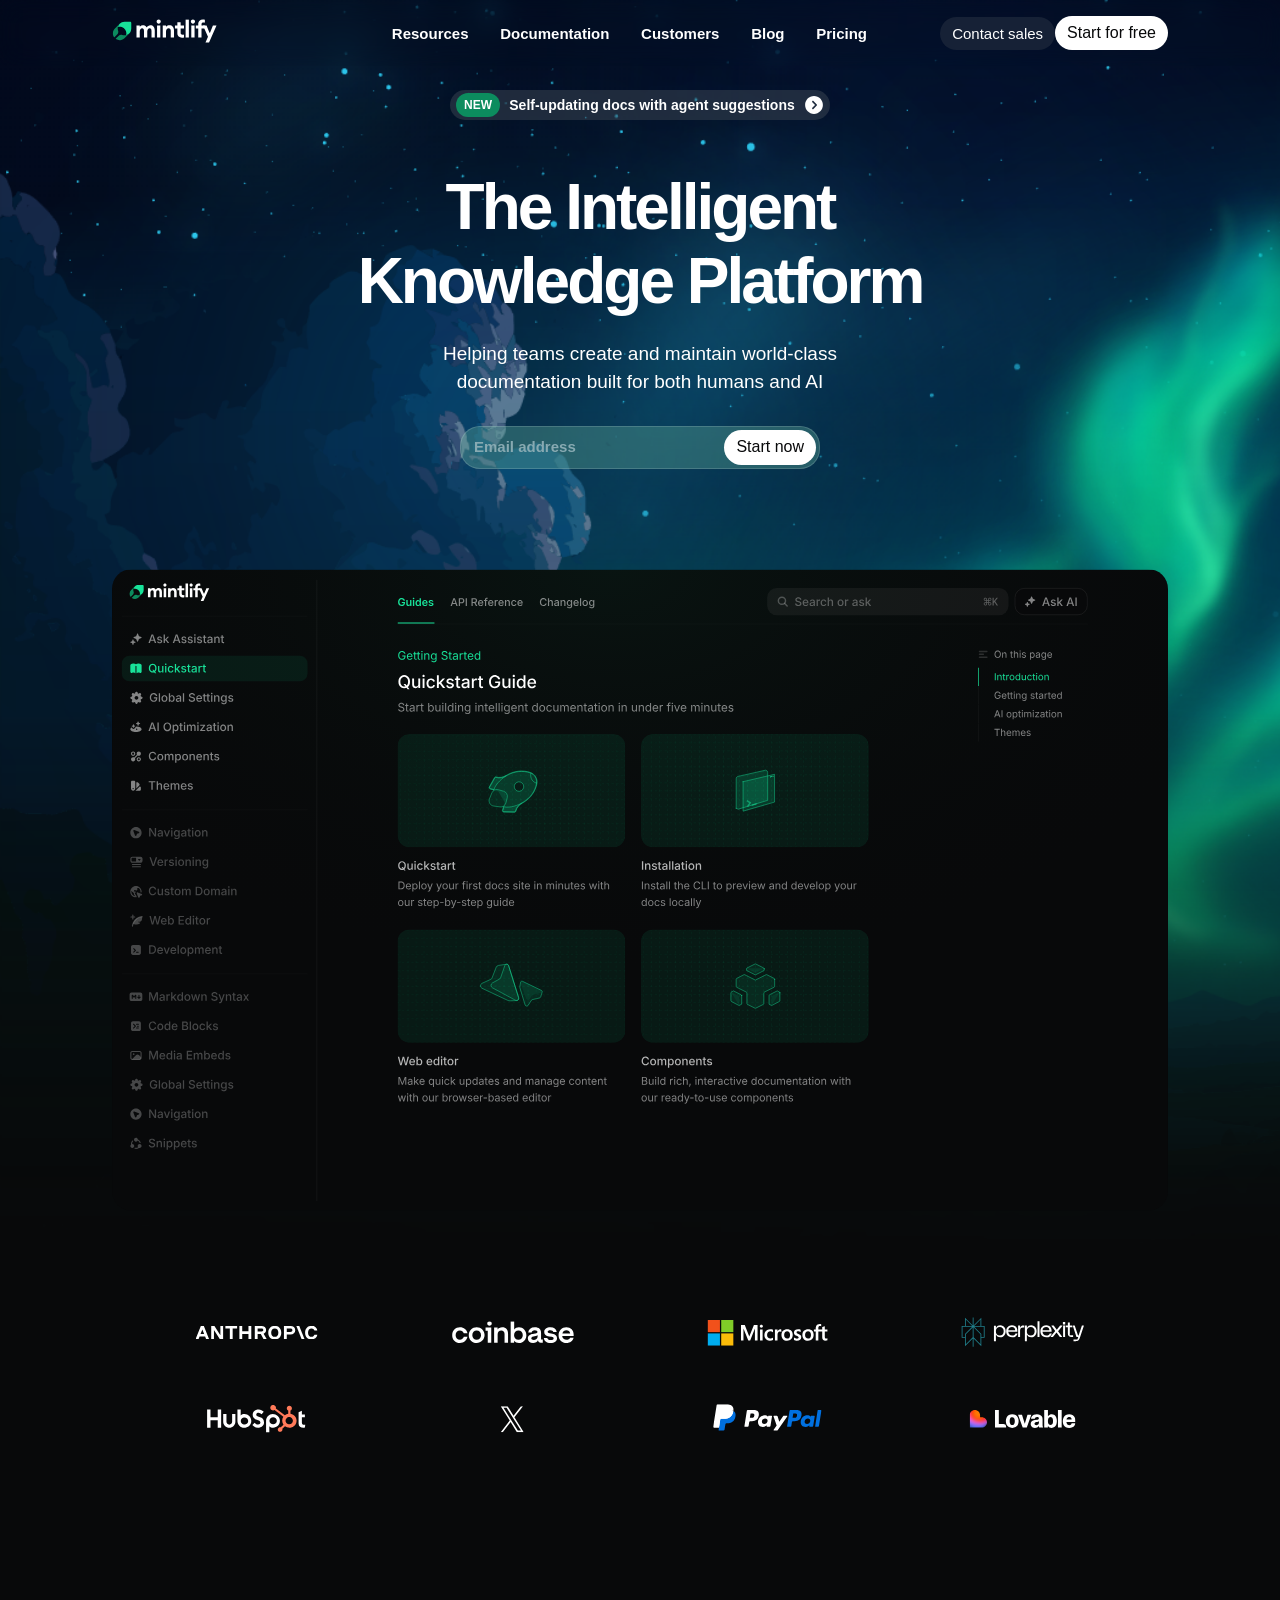
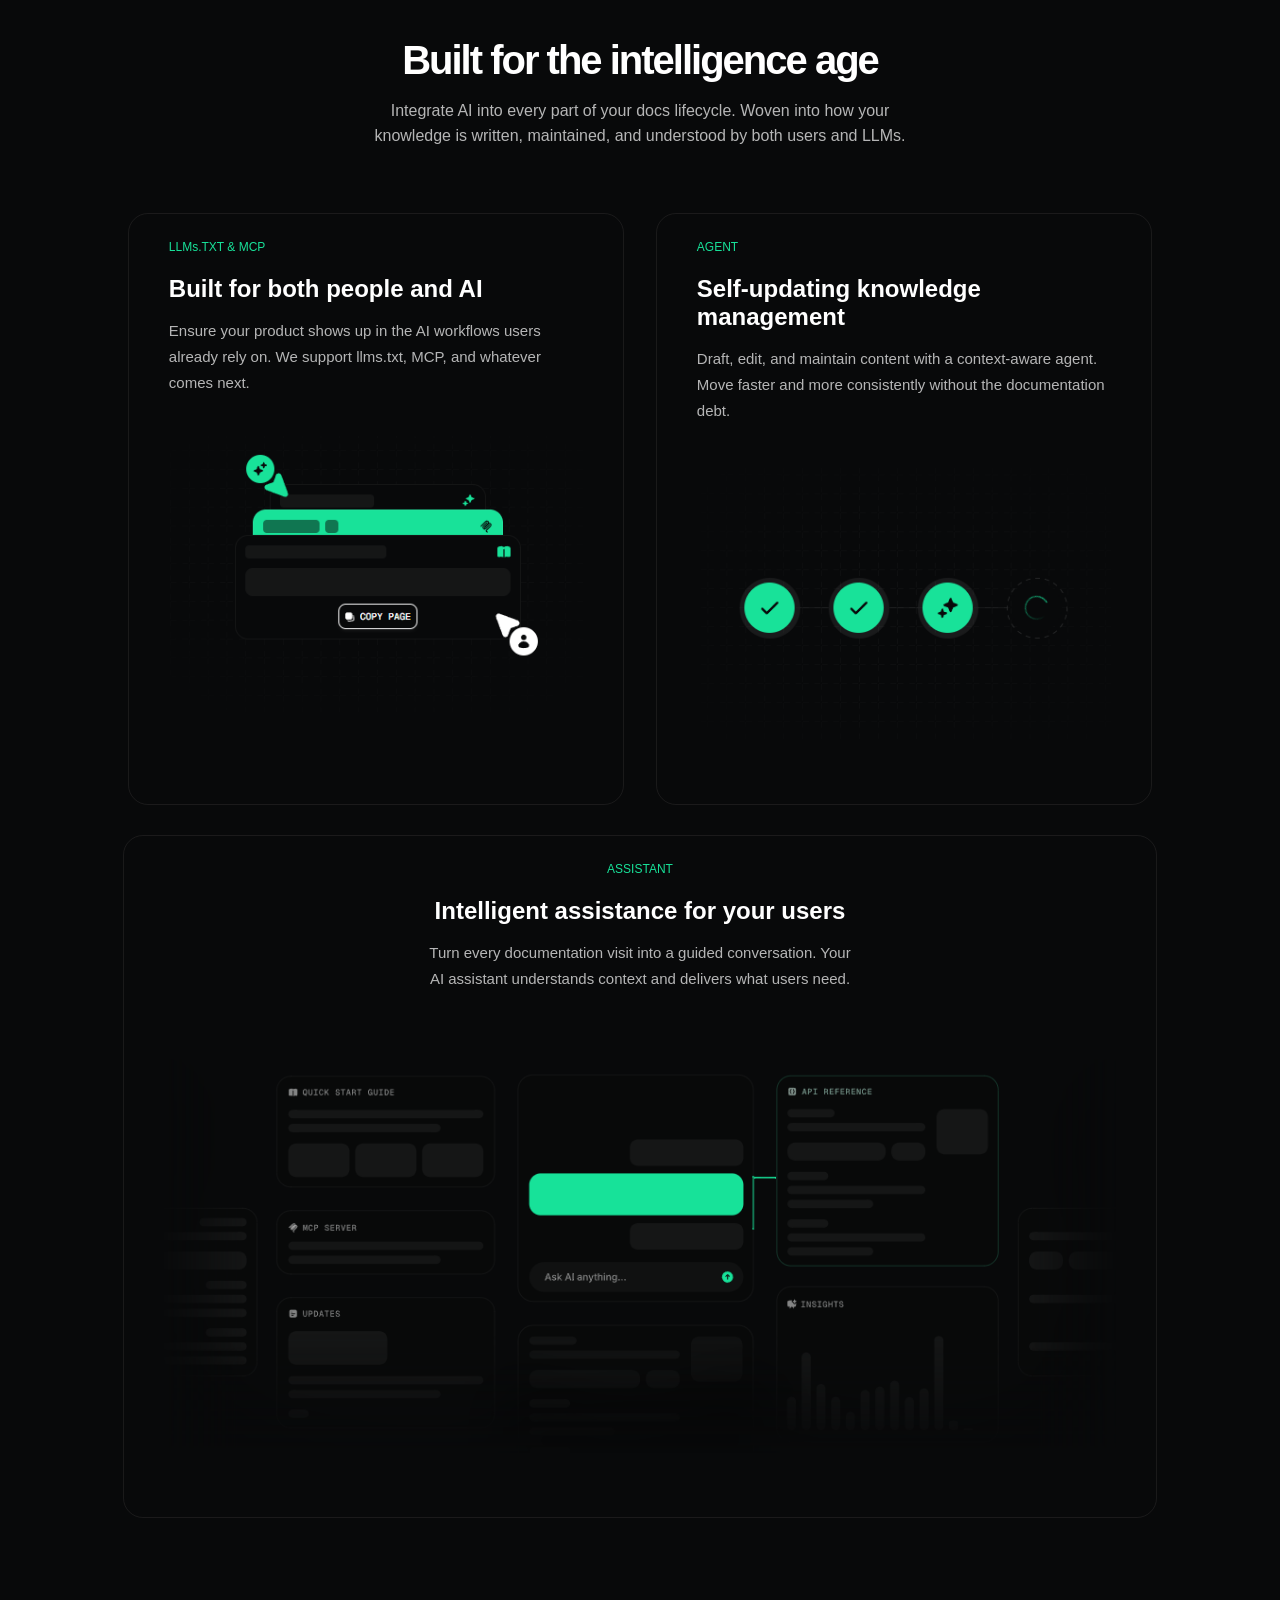
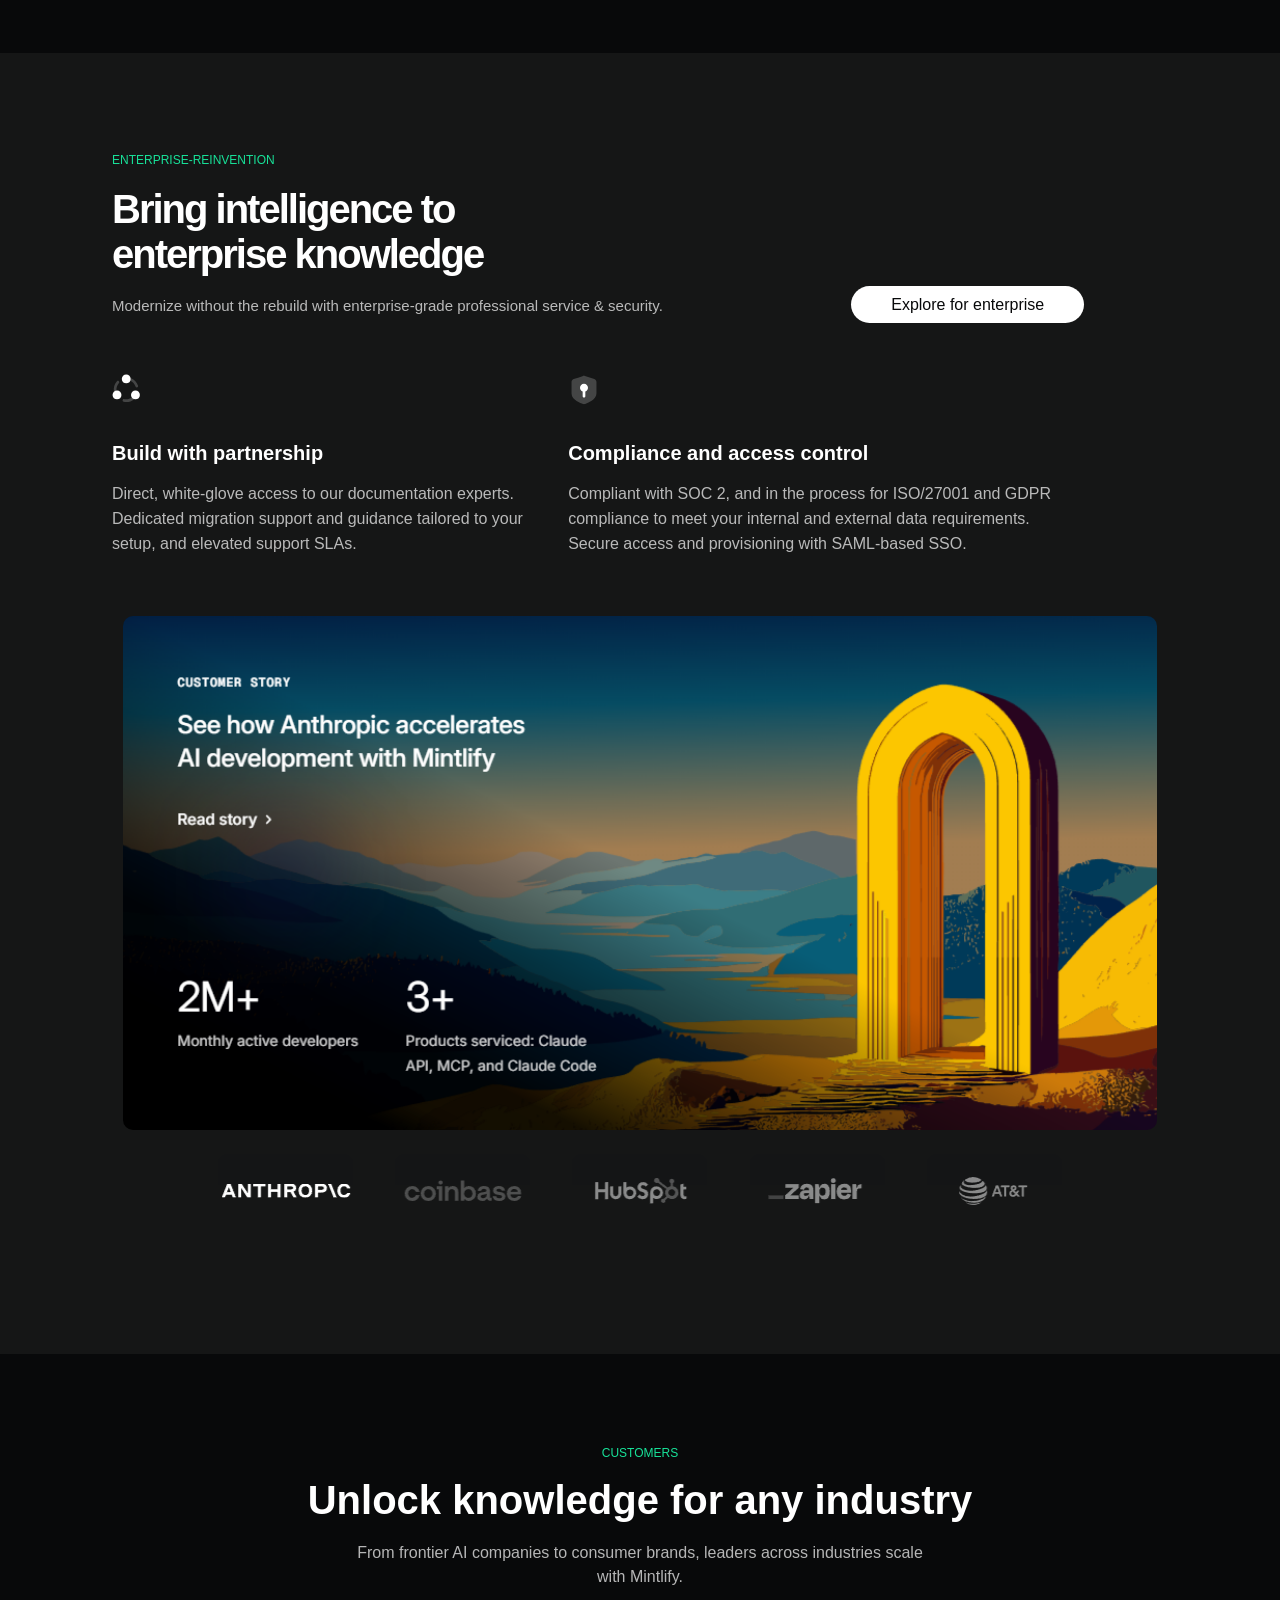
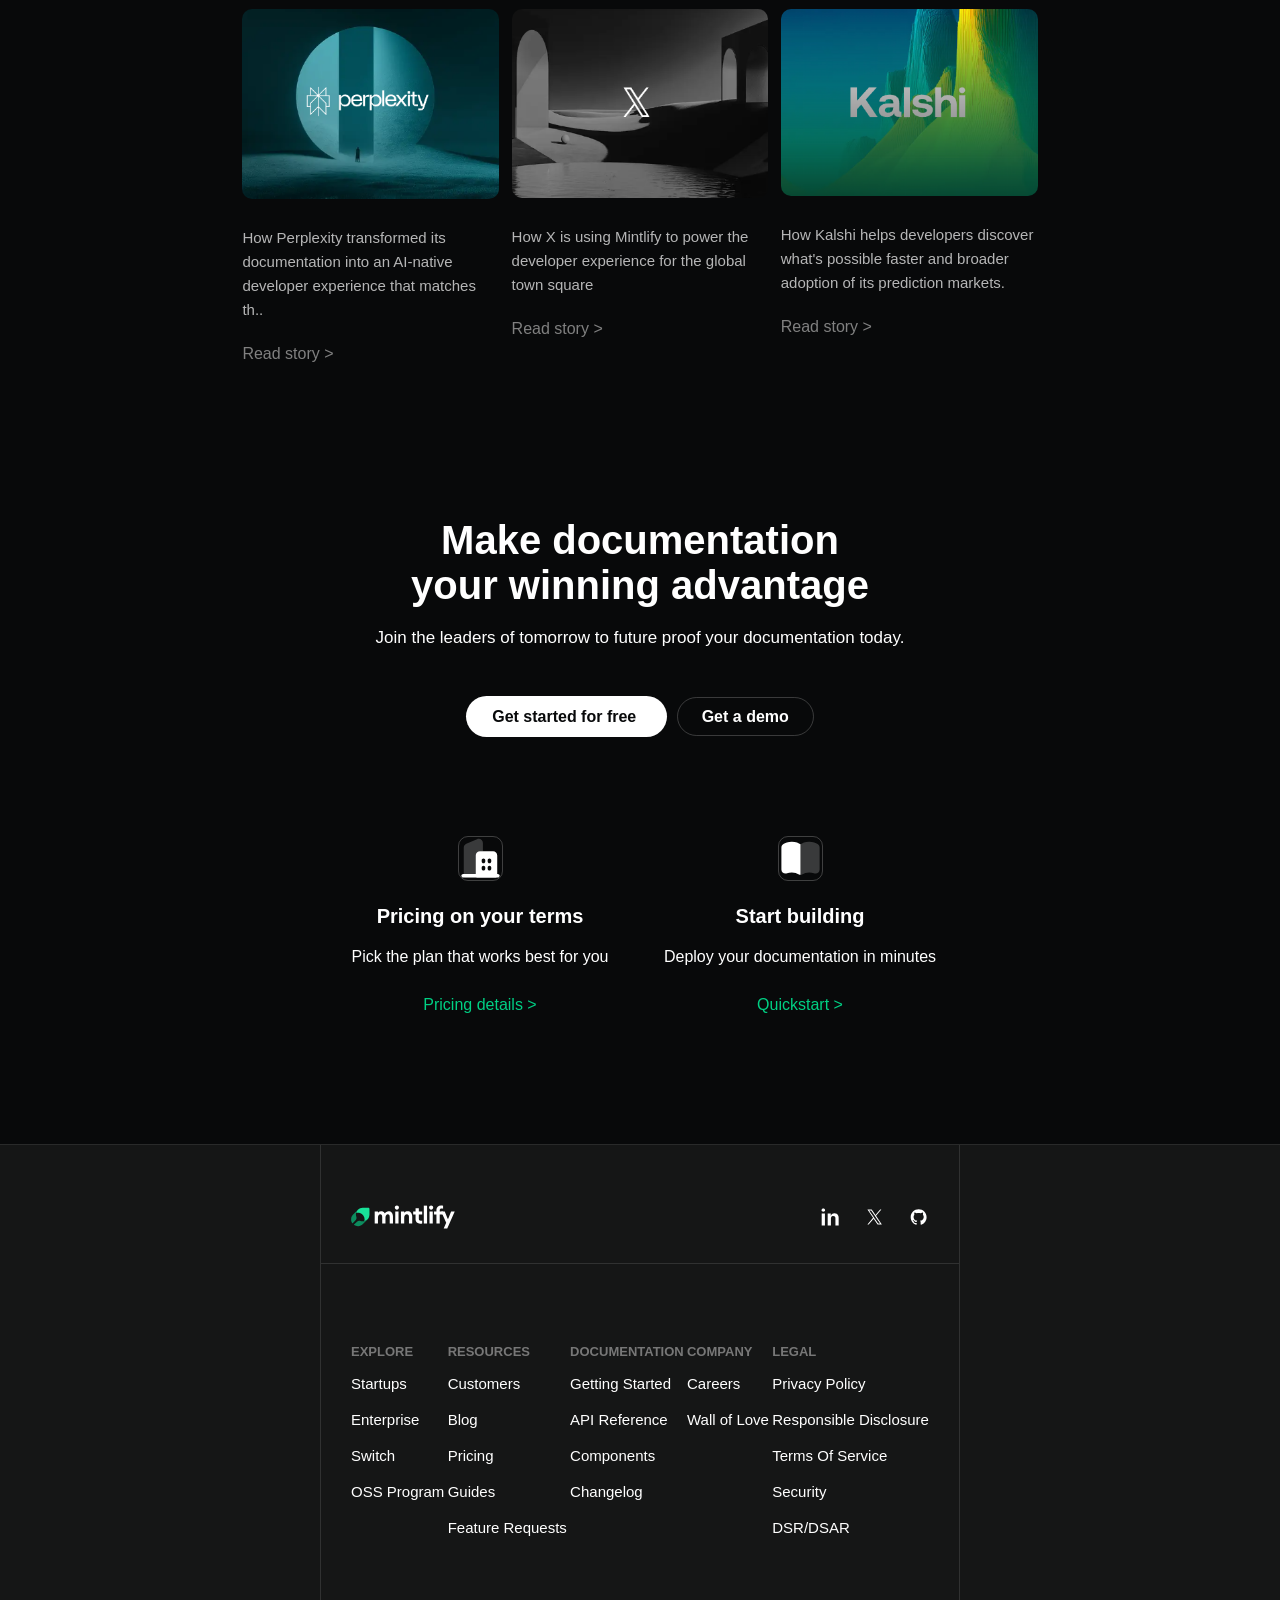
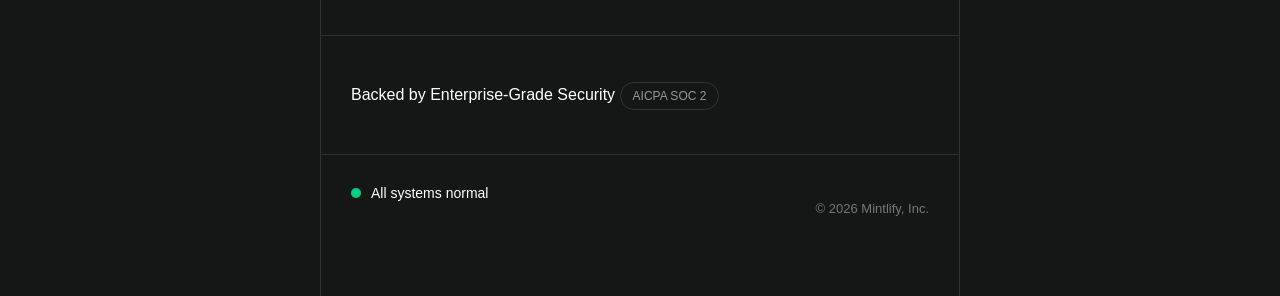
<file: assignments/html-css-landingPage2/index.html>
<!doctype html>
<html lang="en">

<head>
    <meta charset="UTF-8" />
    <meta name="viewport" content="width=device-width, initial-scale=1.0" />
    <link rel="icon" href="assets/mintlify-icon.svg" />
    <link rel="stylesheet" href="style.css" />
    <title>Mintlify - The Intelligent Documentation Platform</title>
</head>

<body>
    <!-- header start-->
    <header>
        <!-- navigation start-->
        <nav>
            <div class="content">
                <div id="navBrand">
                    <a href="index.html">
                        <svg width="104" height="24" viewBox="0 0 104 24" fill="none" xmlns="http://www.w3.org/2000/svg"
                            aria-hidden="true">
                            <path
                                d="M18.4725 9.60528V3.91396C18.4725 3.30323 17.977 2.81641 17.3754 2.81641H11.6867C10.7931 2.81641 9.90842 2.99342 9.08564 3.32977C8.26285 3.67497 7.51085 4.17064 6.88271 4.80793L6.83847 4.85219C6.00684 5.69305 5.41408 6.73749 5.11328 7.88815C5.65296 7.74653 6.2103 7.67572 6.76767 7.66687C8.25399 7.64916 9.71378 8.12713 10.8993 9.02111C11.9698 9.81771 12.7837 10.9153 13.2261 12.181C13.6861 13.4644 13.7392 14.8629 13.3942 16.1817C14.5354 15.8808 15.5883 15.2878 16.4288 14.4558L16.473 14.4115C17.1011 13.7831 17.6054 13.0307 17.9504 12.2075C18.2955 11.3844 18.4636 10.4993 18.4636 9.60528H18.4725Z"
                                fill="#18E299" data-darkreader-inline-fill="" style="
                    --darkreader-inline-fill: var(
                      --darkreader-text-18e299,
                      #33e9a7
                    );
                  "></path>
                            <path
                                d="M4.9434 9.50941C4.95221 7.76347 5.64849 6.08807 6.87361 4.83594L2.14058 9.57113C2.12296 9.58876 2.10532 9.59758 2.08769 9.61522C0.933084 10.7615 0.23681 12.2959 0.122231 13.9183C0.0164654 15.435 0.413078 16.934 1.2592 18.1862C1.33991 18.3056 1.5589 18.3449 1.68229 18.2303L4.58202 15.338C5.48985 14.4298 5.7719 13.0806 5.34002 11.8726C5.06679 11.1231 4.93459 10.3207 4.9434 9.50941Z"
                                fill="#0C8C5E" data-darkreader-inline-fill="" style="
                    --darkreader-inline-fill: var(
                      --darkreader-text-0c8c5e,
                      #6ef3c3
                    );
                  "></path>
                            <path
                                d="M16.4445 14.4121C15.5367 15.3027 14.3997 15.92 13.1658 16.1933C11.923 16.4667 10.6362 16.3873 9.43757 15.9641C9.43757 15.9641 9.42874 15.9641 9.41992 15.9641C8.21243 15.532 6.86394 15.8141 5.95612 16.7136L3.05634 19.6058C2.93295 19.7293 2.95057 19.9321 3.10041 20.0291C4.35197 20.8668 5.85035 21.2724 7.36632 21.1666C8.98806 21.052 10.5128 20.3553 11.6674 19.2002L11.7115 19.1561L16.4445 14.4209V14.4121Z"
                                fill="#0C8C5E" data-darkreader-inline-fill="" style="
                    --darkreader-inline-fill: var(
                      --darkreader-text-0c8c5e,
                      #6ef3c3
                    );
                  "></path>
                            <path
                                d="M96.2355 23.5H92.6842L95.1868 17.8513L90.1816 6.60156H93.7568L96.6734 13.6537C96.7753 13.9002 97.1246 13.8997 97.2259 13.653L100.12 6.60156H103.719L96.2355 23.5Z"
                                fill="var(--color-text-main)" data-darkreader-inline-fill="" style="
                    --darkreader-inline-fill: var(
                      --darkreader-text--color-text-main,
                      var(--darkreader-text-000000, #e8e6e3)
                    );
                  "></path>
                            <path
                                d="M85.4483 18.5186V9.46164H83.041V6.60154H85.4483V5.05232C85.4483 3.63816 85.8773 2.5259 86.7353 1.71554C87.5933 0.90518 88.6818 0.5 90.0006 0.5C90.8109 0.5 91.5021 0.587392 92.0742 0.762175V3.64611C91.6928 3.5031 91.2479 3.4316 90.7394 3.4316C90.0244 3.4316 89.508 3.59049 89.1902 3.90828C88.8724 4.21018 88.7135 4.72659 88.7135 5.4575V6.60154H92.0742V9.46164H88.7135V18.5186H85.4483Z"
                                fill="var(--color-text-main)" data-darkreader-inline-fill="" style="
                    --darkreader-inline-fill: var(
                      --darkreader-text--color-text-main,
                      var(--darkreader-text-000000, #e8e6e3)
                    );
                  "></path>
                            <path
                                d="M80.1204 4.64714C79.5643 4.64714 79.0797 4.44852 78.6666 4.05129C78.2534 3.63816 78.0469 3.14559 78.0469 2.57357C78.0469 2.00155 78.2534 1.51692 78.6666 1.11969C79.0797 0.706563 79.5643 0.5 80.1204 0.5C80.7084 0.5 81.2009 0.706563 81.5982 1.11969C82.0113 1.51692 82.2178 2.00155 82.2178 2.57357C82.2178 3.14559 82.0113 3.63816 81.5982 4.05129C81.2009 4.44852 80.7084 4.64714 80.1204 4.64714ZM78.4997 18.5186V6.60154H81.765V18.5186H78.4997Z"
                                fill="var(--color-text-main)" data-darkreader-inline-fill="" style="
                    --darkreader-inline-fill: var(
                      --darkreader-text--color-text-main,
                      var(--darkreader-text-000000, #e8e6e3)
                    );
                  "></path>
                            <path d="M72.8125 18.5182V0.642578H76.0778V18.5182H72.8125Z" fill="var(--color-text-main)"
                                data-darkreader-inline-fill="" style="
                    --darkreader-inline-fill: var(
                      --darkreader-text--color-text-main,
                      var(--darkreader-text-000000, #e8e6e3)
                    );
                  "></path>
                            <path
                                d="M69.1256 18.6621C67.7909 18.6621 66.6945 18.2966 65.8365 17.5657C64.9943 16.8189 64.5733 15.7464 64.5733 14.3481V9.46211H62.166V6.60201H64.5733V3.28906H67.8385V6.60201H71.1992V9.46211H67.8385V13.7046C67.8385 14.4355 67.9974 14.9598 68.3152 15.2776C68.633 15.5795 69.1494 15.7305 69.8644 15.7305C70.3729 15.7305 70.8178 15.659 71.1992 15.516V18.3999C70.6271 18.5747 69.9359 18.6621 69.1256 18.6621Z"
                                fill="var(--color-text-main)" data-darkreader-inline-fill="" style="
                    --darkreader-inline-fill: var(
                      --darkreader-text--color-text-main,
                      var(--darkreader-text-000000, #e8e6e3)
                    );
                  "></path>
                            <path
                                d="M49.9434 18.5191V6.60202H53.2086V7.47307C53.2086 7.62037 53.4091 7.6855 53.5066 7.57513C54.2346 6.75161 55.2713 6.33984 56.6169 6.33984C58.047 6.33984 59.1672 6.81653 59.9775 7.76989C60.8038 8.70737 61.2169 9.96263 61.2169 11.5357V18.5191H57.9516V12.0839C57.9516 11.21 57.7689 10.5347 57.4034 10.058C57.038 9.5654 56.5216 9.31911 55.8542 9.31911C55.0598 9.31911 54.4162 9.60512 53.9237 10.1771C53.447 10.7492 53.2086 11.5913 53.2086 12.7036V18.5191H49.9434Z"
                                fill="var(--color-text-main)" data-darkreader-inline-fill="" style="
                    --darkreader-inline-fill: var(
                      --darkreader-text--color-text-main,
                      var(--darkreader-text-000000, #e8e6e3)
                    );
                  "></path>
                            <path
                                d="M45.8783 4.64714C45.3221 4.64714 44.8375 4.44852 44.4244 4.05129C44.0113 3.63816 43.8047 3.14559 43.8047 2.57357C43.8047 2.00155 44.0113 1.51692 44.4244 1.11969C44.8375 0.706563 45.3221 0.5 45.8783 0.5C46.4662 0.5 46.9587 0.706563 47.356 1.11969C47.7691 1.51692 47.9757 2.00155 47.9757 2.57357C47.9757 3.14559 47.7691 3.63816 47.356 4.05129C46.9587 4.44852 46.4662 4.64714 45.8783 4.64714ZM44.2575 18.5186V6.60154H47.5228V18.5186H44.2575Z"
                                fill="var(--color-text-main)" data-darkreader-inline-fill="" style="
                    --darkreader-inline-fill: var(
                      --darkreader-text--color-text-main,
                      var(--darkreader-text-000000, #e8e6e3)
                    );
                  "></path>
                            <path
                                d="M38.7147 18.5191V12.1554C38.7147 10.2645 38.095 9.31911 36.8557 9.31911C36.1406 9.31911 35.5686 9.58923 35.1396 10.1295C34.7265 10.6697 34.504 11.4721 34.4722 12.5367V18.5191H31.207V12.1554C31.207 10.2645 30.5873 9.31911 29.3479 9.31911C28.617 9.31911 28.037 9.60512 27.608 10.1771C27.179 10.7492 26.9645 11.5913 26.9645 12.7036V18.5191H23.6992V6.60202H26.9645V7.48165C26.9645 7.62818 27.1615 7.69271 27.2578 7.58222C27.9791 6.75397 28.938 6.33984 30.1344 6.33984C31.7067 6.33984 32.8909 6.98895 33.687 8.28717C33.7498 8.38958 33.9044 8.38799 33.9668 8.28535C34.311 7.71964 34.7893 7.26975 35.4018 6.9357C36.1009 6.53846 36.808 6.33984 37.523 6.33984C38.9372 6.33984 40.0335 6.80858 40.8121 7.74606C41.5907 8.68353 41.98 9.97058 41.98 11.6072V18.5191H38.7147Z"
                                fill="var(--color-text-main)" data-darkreader-inline-fill="" style="
                    --darkreader-inline-fill: var(
                      --darkreader-text--color-text-main,
                      var(--darkreader-text-000000, #e8e6e3)
                    );
                  "></path>
                        </svg>
                    </a>
                </div>
                <ul id="navLink" class="flex">
                    <li><a href="#">Resources</a></li>
                    <li><a href="#">Documentation</a></li>
                    <li><a href="#">Customers</a></li>
                    <li><a href="#">Blog</a></li>
                    <li><a href="">Pricing</a></li>
                </ul>
                <div id="navCTA">
                    <a href="#" id="navCTA-1">Contact sales</a>
                    <a href="#" id="navCTA-2" class="lightButton darkcolor">Start for free</a>
                </div>
            </div>
        </nav>
        <!-- hero start-->
        <section id="hero">
            <div class="link">
                <a href=""><span>NEW</span> Self-updating docs with agent suggestions
                    <svg widtH="10px" viewBox="0 0 18 18" fill="none" xmlns="http://www.w3.org/2000/svg"
                        class="shrink-0 select-none size-4 text-white">
                        <path
                            d="M9 1C4.589 1 1 4.589 1 9C1 13.411 4.589 17 9 17C13.411 17 17 13.411 17 9C17 4.589 13.411 1 9 1ZM11.53 9.53L8.53 12.53C8.384 12.676 8.192 12.75 8 12.75C7.808 12.75 7.616 12.677 7.47 12.53C7.177 12.237 7.177 11.762 7.47 11.469L9.94 8.999L7.47 6.529C7.177 6.236 7.177 5.761 7.47 5.468C7.763 5.175 8.238 5.175 8.531 5.468L11.531 8.468C11.824 8.761 11.824 9.236 11.531 9.529L11.53 9.53Z"
                            fill="currentColor"></path>
                    </svg>
                </a>
            </div>
            <h1>The Intelligent <br />Knowledge Platform</h1>
            <p>
                Helping teams create and maintain world-class <br />
                documentation built for both humans and AI
            </p>
            <form action="">
                <div>
                    <input type="email" placeholder="Email address" />
                    <a href="" class="lightButton darkcolor">Start now</a>
                </div>
            </form>
            <div>
                <img src="assets/img/hero-image-dark.svg" alt="" />
            </div>
        </section>
        <!-- hero end-->
    </header>
    <!-- header end-->

    <!-- main start-->
    <main>
        <div class="content">
            <!-- logo start-->
            <section id="logo-room">
                <div class="logo">
                    <svg xmlns="http://www.w3.org/2000/svg" width="130" height="20" viewBox="0 0 126 15" fill="none"
                        class="max-md:h-[10px]">
                        <g clip-path="url(#clip0_8659_7026)">
                            <mask id="mask0_8659_7026" style="mask-type: luminance" maskUnits="userSpaceOnUse" x="0"
                                y="0" width="126" height="15">
                                <path d="M125.688 0.163651H0.5625V14.1637H125.688V0.163651Z" fill="white"></path>
                            </mask>
                            <g mask="url(#mask0_8659_7026)">
                                <mask id="mask1_8659_7026" style="mask-type: luminance" maskUnits="userSpaceOnUse" x="0"
                                    y="0" width="126" height="15">
                                    <path d="M0.5625 0.163651H125.688V14.1637H0.5625V0.163651Z" fill="white"></path>
                                </mask>
                                <g mask="url(#mask1_8659_7026)">
                                    <mask id="mask2_8659_7026" style="mask-type: luminance" maskUnits="userSpaceOnUse"
                                        x="0" y="0" width="126" height="15">
                                        <path d="M0.5625 0.163651H125.688V14.1637H0.5625V0.163651Z" fill="white"></path>
                                    </mask>
                                    <g mask="url(#mask2_8659_7026)">
                                        <mask id="mask3_8659_7026" style="mask-type: luminance"
                                            maskUnits="userSpaceOnUse" x="0" y="0" width="126" height="15">
                                            <path d="M0.5625 0.163651H125.688V14.1637H0.5625V0.163651Z" fill="white">
                                            </path>
                                        </mask>
                                        <g mask="url(#mask3_8659_7026)">
                                            <path
                                                d="M25.9509 9.87536L19.8609 0.399979H16.5742V13.9362H19.3776V4.46086L25.4676 13.9362H28.7542V0.399979H25.9509V9.87536Z"
                                                fill="var(--color-text-main)"></path>
                                        </g>
                                        <mask id="mask4_8659_7026" style="mask-type: luminance"
                                            maskUnits="userSpaceOnUse" x="0" y="0" width="126" height="15">
                                            <path d="M0.5625 0.163651H125.688V14.1637H0.5625V0.163651Z" fill="white">
                                            </path>
                                        </mask>
                                        <g mask="url(#mask4_8659_7026)">
                                            <path
                                                d="M31.0742 3.01054H35.6179V13.9362H38.5181V3.01054H43.0617V0.399979H31.0742V3.01054Z"
                                                fill="var(--color-text-main)"></path>
                                        </g>
                                        <mask id="mask5_8659_7026" style="mask-type: luminance"
                                            maskUnits="userSpaceOnUse" x="0" y="0" width="126" height="15">
                                            <path d="M0.5625 0.163651H125.688V14.1637H0.5625V0.163651Z" fill="white">
                                            </path>
                                        </mask>
                                        <g mask="url(#mask5_8659_7026)">
                                            <path
                                                d="M54.6687 5.79506H48.2887V0.3999H45.3887V13.9362H48.2887V8.40563H54.6687V13.9362H57.5687V0.3999H54.6687V5.79506Z"
                                                fill="var(--color-text-main)"></path>
                                        </g>
                                        <mask id="mask6_8659_7026" style="mask-type: luminance"
                                            maskUnits="userSpaceOnUse" x="0" y="0" width="126" height="15">
                                            <path d="M0.5625 0.163651H125.688V14.1637H0.5625V0.163651Z" fill="white">
                                            </path>
                                        </mask>
                                        <g mask="url(#mask6_8659_7026)">
                                            <path
                                                d="M64.0492 3.01054H67.6268C69.0579 3.01054 69.8121 3.53265 69.8121 4.51887C69.8121 5.50508 69.0579 6.02719 67.6268 6.02719H64.0492V3.01054ZM72.7128 4.51887C72.7128 1.96631 70.837 0.399979 67.7622 0.399979H61.1484V13.9362H64.0492V8.63775H67.2785L70.1795 13.9362H73.3897L70.1776 8.23419C71.7898 7.61441 72.7128 6.30932 72.7128 4.51887Z"
                                                fill="var(--color-text-main)"></path>
                                        </g>
                                        <mask id="mask7_8659_7026" style="mask-type: luminance"
                                            maskUnits="userSpaceOnUse" x="0" y="0" width="126" height="15">
                                            <path d="M0.5625 0.163651H125.688V14.1637H0.5625V0.163651Z" fill="white">
                                            </path>
                                        </mask>
                                        <g mask="url(#mask7_8659_7026)">
                                            <path
                                                d="M81.599 11.4565C79.3179 11.4565 77.9261 9.83216 77.9261 7.18298C77.9261 4.49514 79.3179 2.87084 81.599 2.87084C83.8608 2.87084 85.2333 4.49514 85.2333 7.18298C85.2333 9.83216 83.8608 11.4565 81.599 11.4565ZM81.599 0.163651C77.6941 0.163651 74.9297 3.06421 74.9297 7.18298C74.9297 11.2631 77.6941 14.1637 81.599 14.1637C85.4846 14.1637 88.2297 11.2631 88.2297 7.18298C88.2297 3.06421 85.4846 0.163651 81.599 0.163651Z"
                                                fill="var(--color-text-main)"></path>
                                        </g>
                                        <mask id="mask8_8659_7026" style="mask-type: luminance"
                                            maskUnits="userSpaceOnUse" x="0" y="0" width="126" height="15">
                                            <path d="M0.5625 0.163651H125.688V14.1637H0.5625V0.163651Z" fill="white">
                                            </path>
                                        </mask>
                                        <g mask="url(#mask8_8659_7026)">
                                            <path
                                                d="M97.4213 6.41387H93.8427V3.01047H97.4213C98.8527 3.01047 99.6071 3.59059 99.6071 4.71217C99.6071 5.83374 98.8527 6.41387 97.4213 6.41387ZM97.5567 0.3999H90.9412V13.9362H93.8427V9.02442H97.5567C100.632 9.02442 102.509 7.40008 102.509 4.71217C102.509 2.02425 100.632 0.3999 97.5567 0.3999Z"
                                                fill="var(--color-text-main)"></path>
                                        </g>
                                        <mask id="mask9_8659_7026" style="mask-type: luminance"
                                            maskUnits="userSpaceOnUse" x="0" y="0" width="126" height="15">
                                            <path d="M0.5625 0.163651H125.688V14.1637H0.5625V0.163651Z" fill="white">
                                            </path>
                                        </mask>
                                        <g mask="url(#mask9_8659_7026)">
                                            <path
                                                d="M122.148 9.38741C121.645 10.7023 120.64 11.4565 119.267 11.4565C116.986 11.4565 115.594 9.83216 115.594 7.18298C115.594 4.49514 116.986 2.87084 119.267 2.87084C120.64 2.87084 121.645 3.62497 122.148 4.93989H125.222C124.468 2.03935 122.206 0.163651 119.267 0.163651C115.362 0.163651 112.597 3.06421 112.597 7.18298C112.597 11.2631 115.362 14.1637 119.267 14.1637C122.225 14.1637 124.487 12.2686 125.241 9.38741H122.148Z"
                                                fill="var(--color-text-main)"></path>
                                        </g>
                                        <mask id="mask10_8659_7026" style="mask-type: luminance"
                                            maskUnits="userSpaceOnUse" x="0" y="0" width="126" height="15">
                                            <path d="M0.5625 0.163651H125.688V14.1637H0.5625V0.163651Z" fill="white">
                                            </path>
                                        </mask>
                                        <g mask="url(#mask10_8659_7026)">
                                            <path d="M103.664 0.399979L109.061 13.9362H112.02L106.624 0.399979H103.664Z"
                                                fill="var(--color-text-main)"></path>
                                        </g>
                                        <mask id="mask11_8659_7026" style="mask-type: luminance"
                                            maskUnits="userSpaceOnUse" x="0" y="0" width="126" height="15">
                                            <path d="M0.5625 0.163651H125.688V14.1637H0.5625V0.163651Z" fill="white">
                                            </path>
                                        </mask>
                                        <g mask="url(#mask11_8659_7026)">
                                            <path
                                                d="M5.65903 8.57966L7.50563 3.82263L9.35223 8.57966H5.65903ZM5.95841 0.3999L0.5625 13.9362H3.57957L4.68312 11.0935H10.3283L11.4317 13.9362H14.4488L9.05284 0.3999H5.95841Z"
                                                fill="var(--color-text-main)"></path>
                                        </g>
                                    </g>
                                </g>
                            </g>
                        </g>
                        <defs>
                            <clipPath id="clip0_8659_7026">
                                <rect width="125.125" height="14" fill="white" transform="translate(0.5625 0.163651)">
                                </rect>
                            </clipPath>
                        </defs>
                    </svg>
                </div>
                <div class="logo">
                    <svg xmlns="http://www.w3.org/2000/svg" width="122" height="25" viewBox="0 0 102 19" fill="none"
                        class="max-md:h-[14px]">
                        <g clip-path="url(#clip0_8659_7106)">
                            <mask id="mask0_8659_7106" style="mask-type: luminance" maskUnits="userSpaceOnUse" x="0"
                                y="0" width="102" height="19">
                                <path d="M101.655 0.163651H0.890625V18.1637H101.655V0.163651Z" fill="white"></path>
                            </mask>
                            <g mask="url(#mask0_8659_7106)">
                                <path class="fill-[#0052FF] dark:fill-[#578BFA]"
                                    d="M21.2276 5.18891C17.5671 5.18891 14.7069 7.96772 14.7069 11.6877C14.7069 15.4077 17.4948 18.1627 21.2276 18.1627C24.9605 18.1627 27.7969 15.3602 27.7969 11.6639C27.7969 7.99149 25.0089 5.18891 21.2276 5.18891ZM21.2523 15.4818C19.1678 15.4818 17.6402 13.8628 17.6402 11.6886C17.6402 9.48973 19.1431 7.87167 21.2276 7.87167C23.3369 7.87167 24.8635 9.51443 24.8635 11.6886C24.8635 13.8628 23.3369 15.4818 21.2523 15.4818ZM28.5963 8.01618H30.4146V17.9222H33.3232V5.43039H28.5963V8.01618ZM7.38668 7.87074C8.91421 7.87074 10.1261 8.81288 10.5862 10.2141H13.6651C13.1071 7.21858 10.6347 5.18891 7.41138 5.18891C3.75083 5.18891 0.890625 7.96772 0.890625 11.6886C0.890625 15.4095 3.67857 18.1637 7.41138 18.1637C10.5624 18.1637 13.0833 16.134 13.6413 13.1137H10.5862C10.1499 14.515 8.93797 15.4818 7.41048 15.4818C5.30122 15.4818 3.82308 13.8628 3.82308 11.6886C3.82401 9.48973 5.27835 7.87074 7.38668 7.87074ZM83.863 10.4803L81.73 10.1666C80.7122 10.0221 79.9849 9.68365 79.9849 8.88606C79.9849 8.01618 80.9307 7.5817 82.2149 7.5817C83.6209 7.5817 84.5181 8.18541 84.7118 9.176H87.5238C87.2082 6.66337 85.269 5.18981 82.288 5.18981C79.2092 5.18981 77.1732 6.76034 77.1732 8.983C77.1732 11.1087 78.5066 12.3417 81.1968 12.7277L83.3298 13.0414C84.3727 13.1859 84.9543 13.5976 84.9543 14.3705C84.9543 15.3611 83.9364 15.7718 82.5305 15.7718C80.8089 15.7718 79.8395 15.0711 79.6941 14.0083H76.8337C77.1009 16.4486 79.0154 18.1637 82.5057 18.1637C85.6816 18.1637 87.7898 16.7139 87.7898 14.225C87.7898 12.0024 86.2632 10.8425 83.863 10.4803ZM31.8689 0.284388C30.8024 0.284388 30.0023 1.05729 30.0023 2.12015C30.0023 3.18301 30.8016 3.95591 31.8689 3.95591C32.9354 3.95591 33.7358 3.18301 33.7358 2.12015C33.7358 1.05729 32.9354 0.284388 31.8689 0.284388ZM74.5553 9.70742C74.5553 7.00179 72.9072 5.18981 69.4166 5.18981C66.1201 5.18981 64.2779 6.85729 63.914 9.41838H66.7988C66.9442 8.42779 67.7198 7.6064 69.3682 7.6064C70.8473 7.6064 71.5744 8.25856 71.5744 9.05618C71.5744 10.0953 70.2407 10.3605 68.5926 10.5297C66.3625 10.7712 63.5993 11.5441 63.5993 14.4436C63.5993 16.691 65.2721 18.1399 67.9387 18.1399C70.023 18.1399 71.3319 17.27 71.987 15.8925C72.084 17.1246 73.0051 17.9222 74.2901 17.9222H75.9869V15.3373H74.5562V9.70742H74.5553ZM71.695 12.8484C71.695 14.5159 70.2407 15.748 68.4708 15.748C67.3798 15.748 66.4587 15.2888 66.4587 14.3229C66.4587 13.0908 67.9375 12.7524 69.2951 12.6079C70.6041 12.4872 71.3311 12.1972 71.695 11.6411V12.8484ZM56.2544 5.18891C54.6299 5.18891 53.2726 5.86577 52.3031 7.00089V0.163651H49.3944V17.9222H52.2545V16.2794C53.2239 17.463 54.6063 18.1637 56.2544 18.1637C59.7447 18.1637 62.3873 15.4095 62.3873 11.6886C62.3873 7.96772 59.6963 5.18891 56.2544 5.18891ZM55.8182 15.4818C53.7336 15.4818 52.2061 13.8628 52.2061 11.6886C52.2061 9.51443 53.7575 7.87167 55.8418 7.87167C57.9512 7.87167 59.4292 9.49066 59.4292 11.6886C59.4292 13.8628 57.9025 15.4818 55.8182 15.4818ZM42.4372 5.18891C40.5466 5.18891 39.3099 5.96182 38.5829 7.04935V5.43039H35.6978V17.9213H38.6065V11.1325C38.6065 9.22356 39.8184 7.87074 41.6122 7.87074C43.2851 7.87074 44.3269 9.05436 44.3269 10.7703V17.9222H47.2356V10.5535C47.2367 7.41158 45.613 5.18891 42.4372 5.18891ZM101.655 11.2779C101.655 7.70244 99.0376 5.18981 95.5225 5.18981C91.7898 5.18981 89.0504 7.99241 89.0504 11.6886C89.0504 15.5788 91.9836 18.1637 95.5712 18.1637C98.6014 18.1637 100.977 16.3755 101.582 13.839H98.5519C98.1157 14.9504 97.0492 15.5788 95.6187 15.5788C93.7518 15.5788 92.3458 14.4189 92.0311 12.3893H101.655V11.2779H101.655ZM92.2012 10.3111C92.6625 8.57139 93.9712 7.72624 95.4742 7.72624C97.1223 7.72624 98.3828 8.66834 98.6737 10.3111H92.2012Z">
                                </path>
                            </g>
                        </g>
                        <defs>
                            <clipPath id="clip0_8659_7106">
                                <rect width="100.969" height="18" fill="white" transform="translate(0.890625 0.163651)">
                                </rect>
                            </clipPath>
                        </defs>
                    </svg>
                </div>
                <div class="logo">
                    <svg width="120" height="26" viewBox="0 0 138 30" fill="none" xmlns="http://www.w3.org/2000/svg"
                        class="max-md:h-[18px]">
                        <path
                            d="M138 13.328V10.901H134.986V7.12808L134.885 7.15932L132.054 8.02543L131.998 8.04238V10.9012H127.53V9.30858C127.53 8.56702 127.696 7.99953 128.023 7.62107C128.347 7.24715 128.811 7.05706 129.403 7.05706C129.829 7.05706 130.27 7.15731 130.713 7.35502L130.824 7.40468V4.84878L130.772 4.82956C130.358 4.68085 129.796 4.60596 129.098 4.60596C128.219 4.60596 127.42 4.79726 126.724 5.17638C126.027 5.55604 125.479 6.09803 125.095 6.78713C124.712 7.47543 124.518 8.27039 124.518 9.15013V10.901H122.419V13.328H124.518V23.5522H127.53V13.328H131.998V19.8253C131.998 22.5012 133.26 23.8573 135.75 23.8573C136.159 23.8573 136.589 23.8093 137.029 23.7155C137.476 23.6191 137.781 23.5229 137.96 23.4201L138 23.3966V20.9472L137.877 21.0282C137.714 21.1372 137.51 21.2262 137.272 21.2924C137.032 21.3598 136.832 21.3936 136.677 21.3936C136.093 21.3936 135.662 21.2365 135.394 20.9264C135.124 20.6135 134.986 20.0663 134.986 19.3008V13.328H138ZM115.691 21.394C114.598 21.394 113.736 21.0314 113.128 20.3172C112.517 19.5994 112.207 18.5761 112.207 17.2758C112.207 15.9343 112.517 14.8844 113.129 14.1539C113.737 13.4282 114.59 13.0599 115.667 13.0599C116.711 13.0599 117.543 13.4117 118.139 14.106C118.737 14.8039 119.041 15.8454 119.041 17.2025C119.041 18.5763 118.755 19.6316 118.192 20.3375C117.633 21.0381 116.791 21.394 115.691 21.394ZM115.825 10.5963C113.739 10.5963 112.082 11.2075 110.901 12.4131C109.72 13.6189 109.122 15.2874 109.122 17.3729C109.122 19.3537 109.706 20.9469 110.859 22.1077C112.011 23.2688 113.58 23.857 115.52 23.857C117.542 23.857 119.166 23.2372 120.347 22.0149C121.528 20.794 122.126 19.1412 122.126 17.1044C122.126 15.0927 121.565 13.4875 120.457 12.3345C119.349 11.181 117.791 10.5963 115.825 10.5963ZM104.264 10.5963C102.845 10.5963 101.672 10.9592 100.775 11.6749C99.8727 12.3949 99.4151 13.3391 99.4151 14.4816C99.4151 15.0756 99.5138 15.6031 99.7082 16.0506C99.9038 16.4996 100.206 16.8948 100.609 17.2266C101.008 17.5556 101.623 17.9003 102.44 18.251C103.126 18.5334 103.638 18.7722 103.963 18.9604C104.28 19.1449 104.506 19.3303 104.633 19.5109C104.757 19.6877 104.82 19.9296 104.82 20.2281C104.82 21.078 104.183 21.4916 102.873 21.4916C102.388 21.4916 101.833 21.3901 101.226 21.1902C100.624 20.9932 100.055 20.7048 99.5399 20.335L99.4148 20.2453V23.1457L99.4607 23.1671C99.887 23.3639 100.424 23.5298 101.058 23.6604C101.69 23.791 102.265 23.8575 102.764 23.8575C104.303 23.8575 105.543 23.4928 106.448 22.7729C107.359 22.048 107.82 21.0815 107.82 19.8994C107.82 19.0466 107.572 18.3154 107.082 17.7256C106.596 17.1406 105.752 16.6035 104.575 16.1288C103.637 15.7524 103.036 15.4399 102.788 15.2C102.549 14.9682 102.428 14.6405 102.428 14.2255C102.428 13.8576 102.577 13.5628 102.885 13.3241C103.195 13.0842 103.626 12.9622 104.167 12.9622C104.669 12.9622 105.182 13.0415 105.693 13.1969C106.203 13.3523 106.652 13.5604 107.026 13.815L107.149 13.8991V11.1477L107.102 11.1275C106.756 10.9794 106.301 10.8527 105.748 10.7499C105.198 10.6478 104.699 10.5963 104.264 10.5963ZM91.5614 21.394C90.4682 21.394 89.6058 21.0314 88.9984 20.3172C88.387 19.5994 88.0779 18.5763 88.0779 17.2758C88.0779 15.9343 88.3874 14.8844 88.9991 14.1539C89.6065 13.4282 90.4602 13.0599 91.5373 13.0599C92.5814 13.0599 93.413 13.4117 94.0088 14.106C94.6075 14.8039 94.9112 15.8454 94.9112 17.2025C94.9112 18.5763 94.6254 19.6316 94.062 20.3375C93.5026 21.0381 92.6617 21.394 91.5614 21.394ZM91.6957 10.5963C89.6091 10.5963 87.952 11.2075 86.7712 12.4131C85.5906 13.6189 84.9916 15.2874 84.9916 17.3729C84.9916 19.3545 85.5763 20.9469 86.7289 22.1077C87.8815 23.2688 89.4499 23.857 91.3905 23.857C93.4125 23.857 95.0368 23.2372 96.2177 22.0149C97.3982 20.794 97.9967 19.1412 97.9967 17.1044C97.9967 15.0927 97.4352 13.4875 96.3273 12.3345C95.2189 11.181 93.6605 10.5963 91.6957 10.5963ZM80.4186 13.092V10.901H77.4427V23.552H80.4186V17.0805C80.4186 15.9801 80.6681 15.0761 81.1604 14.3933C81.6465 13.7186 82.2942 13.3767 83.085 13.3767C83.3531 13.3767 83.654 13.4209 83.9798 13.5083C84.3024 13.5952 84.536 13.6896 84.6737 13.7889L84.7988 13.8796V10.8794L84.7506 10.8587C84.4735 10.741 84.0814 10.6816 83.5854 10.6816C82.8375 10.6816 82.1683 10.9219 81.5951 11.395C81.0919 11.8108 80.7283 12.381 80.4502 13.092H80.4186ZM72.1135 10.5963C70.7482 10.5963 69.5305 10.889 68.4947 11.4661C67.4568 12.0446 66.6541 12.8704 66.1079 13.9204C65.5642 14.968 65.2881 16.1916 65.2881 17.5562C65.2881 18.7515 65.5558 19.8484 66.0848 20.8152C66.6141 21.7836 67.3633 22.5411 68.3117 23.0666C69.2587 23.5913 70.3532 23.8574 71.5651 23.8574C72.9793 23.8574 74.1868 23.5747 75.1549 23.017L75.194 22.9946V20.2683L75.0689 20.3596C74.6304 20.679 74.1403 20.934 73.613 21.1177C73.0871 21.3012 72.6075 21.394 72.187 21.394C71.0193 21.394 70.0819 21.0286 69.4015 20.3083C68.7196 19.587 68.3739 18.5742 68.3739 17.2997C68.3739 16.0172 68.7344 14.9784 69.445 14.2119C70.1535 13.4476 71.0926 13.0599 72.2362 13.0599C73.2143 13.0599 74.1674 13.3911 75.0692 14.0453L75.194 14.1359V11.2632L75.1537 11.2405C74.8143 11.0506 74.3515 10.8937 73.7769 10.7748C73.2048 10.6561 72.6452 10.5963 72.1135 10.5963ZM63.2386 10.9012H60.2627V23.552H63.2386V10.9012ZM61.7811 5.51185C61.2913 5.51185 60.8641 5.67859 60.5132 6.00899C60.1607 6.34032 59.982 6.7575 59.982 7.24982C59.982 7.73441 60.1586 8.14397 60.5077 8.4665C60.8545 8.78809 61.283 8.95108 61.7812 8.95108C62.2793 8.95108 62.7094 8.78809 63.0604 8.46703C63.4136 8.14397 63.5928 7.73454 63.5928 7.24982C63.5928 6.77472 63.4184 6.36182 63.0749 6.02234C62.7317 5.68353 62.2963 5.51185 61.7811 5.51185ZM54.3561 9.96778V23.552H57.3931V5.89912H53.1898L47.847 19.0111L42.6622 5.89912H38.2877V23.5518H41.1417V9.96645H41.2397L46.7147 23.552H48.8685L54.2581 9.96778H54.3561Z"
                            fill="var(--color-text-main)"></path>
                        <path d="M13.9993 13.9993H0V0H13.9993V13.9993Z" fill="#F1511B"></path>
                        <path d="M29.4562 13.9993H15.4572V0H29.4562V13.9993Z" fill="#80CC28"></path>
                        <path d="M13.9989 29.4616H0V15.4624H13.9989V29.4616Z" fill="#00ADEF"></path>
                        <path d="M29.4562 29.4616H15.4572V15.4624H29.4562V29.4616Z" fill="#FBBC09"></path>
                    </svg>
                </div>
                <div class="logo">
                    <svg xmlns="http://www.w3.org/2000/svg" width="135" height="35" viewBox="0 0 126 31" fill="none"
                        class="max-md:h-[23px]">
                        <path fill-rule="evenodd" clip-rule="evenodd"
                            d="M11.9921 8.22386V0.163651H12.8255V8.26036L20.7562 0.322051V8.83036H24.1513V20.972H20.7562V29.5278L12.8255 21.5894V30.1636H11.9921V21.626L4.09706 29.5278V20.972H0.701172V8.83036H4.09619V0.322201L11.9921 8.22386ZM11.42 8.83036L4.92956 2.3351V8.83036H11.42ZM4.09619 9.66362H1.53455V20.1386H4.09631L4.09706 16.9945L11.4201 9.66537H4.09619V9.66362ZM11.9921 10.2719L4.93044 17.3395V27.5146L11.9921 20.447V10.2719ZM12.8437 10.2536V20.4288L19.923 27.5146L19.9229 17.3395L12.8437 10.2536ZM20.7562 20.1386V16.9945L13.434 9.66537H20.7562V9.66362H23.318V20.1386H20.7562ZM19.923 8.83036V2.33525L13.434 8.83036H19.923Z"
                            fill="#20808D"></path>
                        <path
                            d="M46.9163 11.0176C47.4105 10.0933 48.1013 9.38169 48.9922 8.88082C49.8813 8.38169 50.9247 8.13169 52.1214 8.13169C53.3181 8.13169 54.3089 8.37757 55.138 8.87007C55.968 9.36257 56.5889 10.0151 56.9997 10.8276C57.4105 11.6408 57.6164 12.5317 57.6164 13.5001V14.8417H48.3072C48.3822 16.0051 48.7747 16.9301 49.4847 17.6158C50.1947 18.3026 51.148 18.6451 52.3455 18.6451C53.3172 18.6451 54.0622 18.4476 54.5772 18.0526C55.0939 17.6576 55.4706 17.1101 55.7106 16.4083H57.8423C57.558 17.4967 56.9789 18.4408 56.1039 19.2383C55.2297 20.0367 53.9764 20.4351 52.3464 20.4351C51.1197 20.4351 50.0388 20.1851 49.1038 19.6858C48.1697 19.1867 47.4472 18.4742 46.9388 17.5492C46.4306 16.6242 46.1763 15.5358 46.1763 14.2826C46.1763 13.0292 46.4222 11.9426 46.9163 11.0176ZM55.3739 13.1642C55.3739 12.1501 55.1122 11.3567 54.5889 10.7817C54.0655 10.2076 53.243 9.92082 52.1205 9.92082C51.0738 9.92082 50.2172 10.2001 49.5522 10.7592C48.8863 11.3183 48.4788 12.1208 48.3297 13.1642H55.3739ZM60.413 8.46669V10.3233C60.413 10.4283 60.4656 10.4801 60.5706 10.4801C60.6306 10.4801 60.6748 10.4651 60.7056 10.4351C60.7364 10.4051 60.7655 10.3458 60.7948 10.2567C61.183 9.03419 62.148 8.42257 63.6889 8.42257H64.6757V10.4351H63.3964C62.3939 10.4351 61.6464 10.6733 61.1523 11.1508C60.6581 11.6283 60.4114 12.4108 60.4114 13.5001V20.0992H58.3923V8.46582L60.413 8.46669ZM76.5314 17.6492C76.0007 18.5808 75.3123 19.2783 74.4673 19.7401C73.6223 20.2017 72.7131 20.4333 71.7414 20.4333C69.8273 20.4333 68.4805 19.6733 67.703 18.1517C67.643 18.0333 67.568 17.9733 67.4789 17.9733C67.3898 17.9733 67.3439 18.0183 67.3439 18.1076V24.3483H65.3248V8.46757H67.3439V10.4583C67.3439 10.5476 67.3889 10.5926 67.4789 10.5926C67.5689 10.5926 67.643 10.5326 67.703 10.4142C68.4805 8.89257 69.8273 8.13257 71.7414 8.13257C72.7131 8.13257 73.6223 8.36419 74.4673 8.82582C75.3123 9.28757 75.9998 9.98507 76.5314 10.9176C77.0623 11.8492 77.3281 12.9726 77.3281 14.2833C77.3281 15.5942 77.0623 16.7167 76.5314 17.6492ZM74.1981 11.0726C73.4573 10.3042 72.4814 9.92007 71.2706 9.92007C70.0598 9.92007 69.083 10.3042 68.343 11.0726C67.6023 11.8408 67.3305 12.9108 67.3305 14.2826C67.3305 15.6542 67.6023 16.7251 68.343 17.4926C69.0839 18.2608 70.0598 18.6451 71.2706 18.6451C72.4814 18.6451 73.4581 18.2617 74.1981 17.4926C74.9389 16.7242 75.3089 15.6542 75.3089 14.2826C75.3089 12.9108 74.9389 11.8408 74.1981 11.0726ZM80.2581 3.99256V20.0983H78.239V3.99419H80.2581V3.99256ZM81.9206 11.0167C82.414 10.0926 83.1056 9.38082 83.9965 8.88007C84.8856 8.38082 85.929 8.13082 87.1249 8.13082C88.3206 8.13082 89.3133 8.37669 90.1424 8.86919C90.9724 9.36169 91.5933 10.0142 92.004 10.8267C92.4158 11.6401 92.6208 12.5308 92.6208 13.4992V14.8408H83.3115C83.3865 16.0042 83.779 16.9292 84.489 17.6151C85.199 18.3017 86.1524 18.6442 87.3499 18.6442C88.3215 18.6442 89.0656 18.4467 89.5815 18.0517C90.0981 17.6567 90.4749 17.1092 90.7149 16.4076H92.8465C92.5624 17.4958 91.9824 18.4401 91.1081 19.2376C90.234 20.0358 88.9806 20.4342 87.3506 20.4342C86.124 20.4342 85.0431 20.1842 84.1081 19.6851C83.174 19.1858 82.4515 18.4733 81.9431 17.5483C81.4348 16.6233 81.1807 15.5351 81.1807 14.2817C81.1807 13.0283 81.4265 11.9417 81.9206 11.0167ZM90.3781 13.1633C90.3781 12.1492 90.1165 11.3558 89.5931 10.7808C89.0699 10.2067 88.2474 9.92007 87.1249 9.92007C86.079 9.92007 85.2215 10.1992 84.5565 10.7583C83.8906 11.3176 83.484 12.1201 83.334 13.1633H90.3781ZM91.7224 19.6508L96.3432 13.9458L92.5524 8.91332V8.46582H94.7733L97.9374 12.8051L101.347 8.46582H103.612V8.93582L99.2607 14.2826L103.277 19.6508V20.0983H101.101L97.6682 15.4233L93.9899 20.0983H91.724V19.6508H91.7224ZM106.544 4.68006V7.19757H104.186V4.68006H106.544ZM106.422 20.0992H104.402V8.46669H106.422V20.0992ZM107.058 8.46669H109.255V5.33506H111.275V8.46669H113.586L114.154 10.1717H111.275V15.7367C111.275 16.4967 111.256 17.0601 111.218 17.4258C111.181 17.7917 111.162 18.0117 111.162 18.0858C111.162 18.1908 111.192 18.2726 111.252 18.3317C111.312 18.3917 111.393 18.4208 111.499 18.4208C111.573 18.4208 111.794 18.4026 112.161 18.3651C112.527 18.3276 113.092 18.3092 113.855 18.3092H114.64V20.0983H113.07C111.783 20.0983 110.826 19.7858 110.198 19.1583C109.571 18.5317 109.256 17.5783 109.256 16.2951V10.1708H107.06V8.46582L107.058 8.46669ZM114.195 8.46669H116.253L119.595 18.2258C119.641 18.3458 119.713 18.5033 119.942 18.5033C120.17 18.5033 120.241 18.3451 120.286 18.2258L123.629 8.46669H125.549V8.91419L121.368 21.4633C121.008 22.5376 120.504 23.2867 119.854 23.7117C119.203 24.1367 118.448 24.3492 117.19 24.3492H115.036V22.5601H116.675C117.198 22.5601 117.624 22.5783 117.953 22.6158C118.281 22.6533 118.491 22.6717 118.581 22.6717C118.835 22.6717 119.008 22.5601 119.098 22.3367L119.726 20.6367C119.801 20.4583 119.808 20.3242 119.749 20.2333C119.719 20.1733 119.683 20.1358 119.638 20.1217C119.593 20.1067 119.525 20.0992 119.435 20.0992H118.068L114.196 8.46757L114.195 8.46669ZM44.8931 17.6683C44.3622 18.6001 43.6738 19.2976 42.8288 19.7592C41.9838 20.2208 41.0747 20.4526 40.1031 20.4526C38.1888 20.4526 36.8422 19.6926 36.0647 18.1708C36.0047 18.0526 35.9297 17.9926 35.8404 17.9926C35.7513 17.9926 35.7055 18.0376 35.7055 18.1267V24.3676H33.6863V8.48669H35.7055V10.4776C35.7055 10.5667 35.7504 10.6117 35.8404 10.6117C35.9304 10.6117 36.0047 10.5517 36.0647 10.4333C36.8413 8.91169 38.1888 8.15169 40.1031 8.15169C41.0747 8.15169 41.9838 8.38332 42.8288 8.84507C43.6738 9.30669 44.3613 10.0042 44.8931 10.9358C45.4238 11.8676 45.6897 12.9908 45.6897 14.3026C45.6897 15.6142 45.4238 16.7367 44.8931 17.6683ZM42.5597 11.0917C41.8188 10.3233 40.8431 9.93919 39.6322 9.93919C38.4213 9.93919 37.4447 10.3233 36.7047 11.0917C35.9638 11.8601 35.6922 12.9301 35.6922 14.3017C35.6922 15.6733 35.9638 16.7442 36.7047 17.5117C37.4455 18.2801 38.4213 18.6642 39.6322 18.6642C40.8431 18.6642 41.8197 18.2808 42.5597 17.5117C43.3004 16.7433 43.6706 15.6733 43.6706 14.3017C43.6706 12.9301 43.3004 11.8601 42.5597 11.0917Z"
                            fill="var(--color-text-main)"></path>
                    </svg>
                </div>
                <div class="logo">
                    <svg xmlns="http://www.w3.org/2000/svg" width="100" height="30" viewBox="0 0 86 26" fill="none"
                        class="max-md:h-[19px]">
                        <g clip-path="url(#clip0_12517_107173)">
                            <path
                                d="M9.29504 4.72339V11.3878H3.02802V4.72339H0.0546875V20.6323H3.02882V14.1841H9.29423V20.6323H12.2692V4.72339H9.29504ZM21.7888 15.4903C21.7888 16.1279 21.5295 16.7395 21.068 17.1904C20.6065 17.6413 19.9805 17.8946 19.3278 17.8946C18.6751 17.8946 18.0492 17.6413 17.5876 17.1904C17.1261 16.7395 16.8668 16.1279 16.8668 15.4903V8.67565H14.0456V15.4903C14.0456 16.8576 14.6016 18.1689 15.5912 19.1357C16.5808 20.1025 17.923 20.6457 19.3226 20.6457C20.7221 20.6457 22.0644 20.1025 23.054 19.1357C24.0436 18.1689 24.5996 16.8576 24.5996 15.4903V8.67565H21.7888V15.4903ZM42.6931 9.37787C42.6931 7.9805 43.6389 7.53778 44.6748 7.53778C45.5103 7.53778 46.613 8.15901 47.335 8.91234L49.1823 6.78444C48.2599 5.56558 46.3893 4.72339 44.8575 4.72339C41.7964 4.72339 39.5829 6.47462 39.5829 9.37787C39.5829 14.7644 46.3216 13.0549 46.3216 16.0698C46.3216 16.9993 45.3976 17.8203 44.34 17.8203C42.6714 17.8203 42.1305 17.0237 41.3642 16.1807L39.3133 18.2638C40.6253 19.8365 42.2432 20.6354 44.1806 20.6354C47.0887 20.6354 49.4278 18.863 49.4278 16.0918C49.4278 10.1123 42.6883 11.9705 42.6883 9.37787M84.3825 18.0908C82.7156 18.0908 82.2415 17.3862 82.2415 16.3073V11.5301H84.8333V9.10972H82.2415V5.9163L79.3809 7.17055V16.901C79.3809 19.3898 81.1388 20.6441 83.5487 20.6441C83.927 20.6504 84.3053 20.6205 84.6771 20.556L85.375 18.0459C85.0603 18.0672 84.6989 18.0884 84.3825 18.0884M32.5279 8.75507C31.1306 8.75507 30.1551 9.15139 29.2117 10.0549V4.81854H26.3865V14.5246C26.3865 18.1576 29.0749 20.6472 32.0965 20.6472C35.4481 20.6472 38.3965 18.1136 38.3965 14.7023C38.3965 11.3335 35.6832 8.75743 32.5279 8.75743M32.5102 17.869C32.0891 17.869 31.6722 17.788 31.2832 17.6306C30.8942 17.4731 30.5407 17.2424 30.243 16.9515C29.9452 16.6606 29.7091 16.3153 29.5479 15.9353C29.3868 15.5552 29.3039 15.1479 29.3039 14.7365C29.3039 14.3252 29.3868 13.9178 29.5479 13.5378C29.7091 13.1577 29.9452 12.8124 30.243 12.5215C30.5407 12.2307 30.8942 11.9999 31.2832 11.8425C31.6722 11.6851 32.0891 11.6041 32.5102 11.6041C33.3606 11.6041 34.1761 11.9341 34.7774 12.5215C35.3788 13.109 35.7166 13.9057 35.7166 14.7365C35.7166 15.5673 35.3788 16.3641 34.7774 16.9515C34.1761 17.539 33.3606 17.869 32.5102 17.869ZM63.211 14.5576C63.211 11.1401 60.2691 8.61274 56.911 8.61274C53.8902 8.61274 51.201 11.1016 51.201 14.7354V24.4469H54.0262V19.2035C54.968 20.1054 55.9451 20.5033 57.3408 20.5033C60.4961 20.5033 63.211 17.9272 63.211 14.5576ZM60.5355 14.523C60.5355 15.3538 60.1977 16.1506 59.5964 16.738C58.9951 17.3255 58.1795 17.6555 57.3292 17.6555C56.4788 17.6555 55.6632 17.3255 55.0619 16.738C54.4606 16.1506 54.1228 15.3538 54.1228 14.523C54.1228 13.6923 54.4606 12.8955 55.0619 12.308C55.6632 11.7206 56.4788 11.3906 57.3292 11.3906C58.1795 11.3906 58.9951 11.7206 59.5964 12.308C60.1977 12.8955 60.5355 13.6923 60.5355 14.523Z"
                                fill="var(--color-text-main)"></path>
                            <path
                                d="M72.3397 8.47915V5.70565C72.7148 5.53436 73.0325 5.26249 73.2556 4.9217C73.4788 4.5809 73.5983 4.18519 73.6002 3.78064V3.71694C73.6002 2.5374 72.6214 1.58118 71.414 1.58118H71.3488C70.769 1.58118 70.213 1.8062 69.803 2.20673C69.393 2.60726 69.1627 3.1505 69.1627 3.71694V3.78064C69.1646 4.18519 69.2841 4.5809 69.5073 4.9217C69.7304 5.26249 70.0481 5.53436 70.4232 5.70565V8.47915C69.345 8.64044 68.3295 9.0772 67.4797 9.74519L59.6938 3.82074C59.7493 3.62494 59.7783 3.42363 59.7815 3.22153C59.7825 2.74555 59.6389 2.27999 59.369 1.88373C59.0991 1.48747 58.7149 1.17831 58.2651 0.995373C57.8154 0.812433 57.3201 0.763923 56.8421 0.855982C56.3641 0.94804 55.9248 1.17653 55.5797 1.51255C55.2346 1.84857 54.9993 2.27702 54.9035 2.74371C54.8078 3.2104 54.8558 3.69437 55.0416 4.13438C55.2274 4.5744 55.5425 4.9507 55.9473 5.2157C56.352 5.48069 56.8281 5.62246 57.3153 5.62308C57.7415 5.62112 58.1598 5.50995 58.5283 5.30068L66.195 11.1292C65.5063 12.1457 65.147 13.3413 65.1639 14.5602C65.1809 15.7792 65.5733 16.9648 66.29 17.9627L63.9582 20.2416C63.7697 20.1827 63.5733 20.1514 63.3754 20.1488C62.9755 20.1491 62.5846 20.2652 62.2523 20.4825C61.9199 20.6997 61.6609 21.0084 61.508 21.3694C61.3551 21.7304 61.3151 22.1276 61.3932 22.5108C61.4713 22.894 61.664 23.246 61.9467 23.5222C62.2295 23.7985 62.5898 23.9867 62.982 24.063C63.3742 24.1393 63.7808 24.1003 64.1504 23.9509C64.5199 23.8015 64.8358 23.5485 65.0582 23.2238C65.2806 22.899 65.3994 22.5172 65.3998 22.1265C65.3972 21.9331 65.3652 21.7413 65.3048 21.5571L67.6117 19.3026C68.3639 19.8684 69.2387 20.2585 70.1691 20.443C71.0995 20.6274 72.0608 20.6014 72.9793 20.3668C73.8978 20.1323 74.7492 19.6954 75.4682 19.0898C76.1872 18.4841 76.7547 17.7257 77.1274 16.8727C77.5 16.0196 77.6678 15.0946 77.618 14.1683C77.5682 13.2421 77.302 12.3394 76.8399 11.5292C76.3777 10.719 75.7319 10.0229 74.9519 9.49424C74.1718 8.96556 73.2783 8.61833 72.3397 8.47915ZM71.3835 17.601C70.9571 17.6124 70.5328 17.5403 70.1354 17.3888C69.7381 17.2373 69.3759 17.0096 69.0702 16.719C68.7645 16.4285 68.5215 16.081 68.3556 15.6972C68.1897 15.3133 68.1042 14.9009 68.1042 14.4842C68.1042 14.0675 68.1897 13.6551 68.3556 13.2712C68.5215 12.8874 68.7645 12.5399 69.0702 12.2494C69.3759 11.9588 69.7381 11.7311 70.1354 11.5796C70.5328 11.4281 70.9571 11.356 71.3835 11.3675C72.2098 11.3957 72.9926 11.7362 73.5671 12.3171C74.1415 12.8981 74.4628 13.6741 74.4632 14.4819C74.4636 15.2897 74.1432 16.0661 73.5693 16.6476C72.9954 17.2291 72.213 17.5703 71.3867 17.5994"
                                fill="#FF7A59"></path>
                        </g>
                        <defs>
                            <clipPath id="clip0_12517_107173">
                                <rect width="85.3203" height="24.3772" fill="white"
                                    transform="translate(0.0546875 0.811279)"></rect>
                            </clipPath>
                        </defs>
                    </svg>
                </div>
                <div class="logo">
                    <svg xmlns="http://www.w3.org/2000/svg" width="24" height="27" viewBox="0 0 24 27" fill="none"
                        class="max-md:h-[20px]">
                        <g clip-path="url(#clip0_8659_7175)">
                            <path
                                d="M13.8131 11.1672L22.3754 0.163651H20.3464L12.9118 9.7179L6.97379 0.163651H0.125L9.10443 14.6114L0.125 26.1503H2.1541L10.0052 16.0607L16.2762 26.1503H23.125L13.8126 11.1672H13.8131ZM11.034 14.7387L10.1242 13.3L2.88521 1.85237H6.00179L11.8437 11.091L12.7535 12.5296L20.3474 24.5384H17.2308L11.034 14.7392V14.7387Z"
                                fill="var(--color-text-main)"></path>
                        </g>
                        <defs>
                            <clipPath id="clip0_8659_7175">
                                <rect width="23" height="26" fill="white" transform="translate(0.125 0.163651)"></rect>
                            </clipPath>
                        </defs>
                    </svg>
                </div>
                <div class="logo">
                    <svg xmlns="http://www.w3.org/2000/svg" width="110" height="30" viewBox="0 0 98 27" fill="none"
                        class="max-md:h-[19px]">
                        <g clip-path="url(#clip0_8659_7178)">
                            <path class="fill-[#003087] dark:fill-[#009CDE]"
                                d="M36.4354 5.48104H31.0471C30.6783 5.48104 30.3648 5.74892 30.3072 6.11292L28.128 19.93C28.0846 20.2026 28.2958 20.4484 28.5723 20.4484H31.1448C31.5135 20.4484 31.8271 20.1805 31.8846 19.8157L32.4723 16.089C32.5291 15.7243 32.8434 15.4564 33.2114 15.4564H34.9171C38.4665 15.4564 40.515 13.7388 41.05 10.3352C41.2911 8.84608 41.0602 7.67608 40.3629 6.85668C39.5971 5.95692 38.2388 5.48104 36.4354 5.48104ZM37.057 10.5274C36.7623 12.4609 35.2851 12.4609 33.8566 12.4609H33.0435L33.614 8.85001C33.6479 8.63177 33.8369 8.47104 34.0575 8.47104H34.4302C35.4032 8.47104 36.3211 8.47105 36.7954 9.02571C37.0783 9.35662 37.1649 9.84826 37.057 10.5274Z">
                            </path>
                            <path
                                d="M52.5433 10.4649H49.963C49.7432 10.4649 49.5533 10.6256 49.5195 10.8439L49.4052 11.5656L49.2248 11.304C48.6662 10.4933 47.4205 10.2222 46.1773 10.2222C43.3259 10.2222 40.8906 12.3818 40.4163 15.4112C40.1697 16.9224 40.5203 18.3673 41.3775 19.375C42.1638 20.3016 43.2889 20.6876 44.6275 20.6876C46.925 20.6876 48.199 19.2104 48.199 19.2104L48.0839 19.9273C48.0406 20.2015 48.2518 20.4473 48.5267 20.4473H50.851C51.2205 20.4473 51.5325 20.1795 51.5908 19.8147L52.9853 10.9833C53.0294 10.7115 52.8191 10.4649 52.5433 10.4649ZM48.9467 15.4868C48.6977 16.961 47.5277 17.9505 46.0355 17.9505C45.2862 17.9505 44.6874 17.7102 44.3029 17.2548C43.9216 16.8026 43.7766 16.1589 43.8979 15.4419C44.1304 13.9804 45.3201 12.9585 46.7895 12.9585C47.5222 12.9585 48.1178 13.202 48.5102 13.6613C48.9033 14.1254 49.0593 14.773 48.9467 15.4868Z"
                                class="fill-[#003087] dark:fill-[#009CDE]"></path>
                            <path
                                d="M66.2849 10.4654H63.692C63.4446 10.4654 63.2122 10.5883 63.0719 10.794L59.4957 16.0617L57.9799 10.9996C57.8845 10.6829 57.5922 10.4654 57.2613 10.4654H54.7133C54.4037 10.4654 54.1886 10.768 54.2871 11.0595L57.1431 19.4409L54.458 23.2314C54.2469 23.53 54.4596 23.9405 54.8244 23.9405H57.4142C57.66 23.9405 57.89 23.8207 58.0295 23.619L66.6536 11.1706C66.86 10.8727 66.6481 10.4654 66.2849 10.4654Z"
                                class="fill-[#003087] dark:fill-[#009CDE]"></path>
                            <path
                                d="M74.8687 5.48104H69.4796C69.1117 5.48104 68.7981 5.74892 68.7406 6.11292L66.5613 19.93C66.518 20.2026 66.7291 20.4484 67.0041 20.4484H69.7696C70.0264 20.4484 70.2462 20.2609 70.2864 20.0056L70.9049 16.089C70.9616 15.7243 71.276 15.4564 71.6439 15.4564H73.3489C76.8991 15.4564 78.9468 13.7388 79.4825 10.3352C79.7244 8.84608 79.492 7.67608 78.7947 6.85668C78.0297 5.95692 76.6722 5.48104 74.8687 5.48104ZM75.4904 10.5274C75.1965 12.4609 73.7192 12.4609 72.29 12.4609H71.4777L72.0489 8.85001C72.0828 8.63177 72.2703 8.47104 72.4917 8.47104H72.8644C73.8366 8.47104 74.7553 8.47105 75.2296 9.02571C75.5124 9.35662 75.5983 9.84826 75.4904 10.5274Z"
                                fill="#0070E0"></path>
                            <path
                                d="M90.9755 10.4649H88.3968C88.1754 10.4649 87.9871 10.6256 87.954 10.8439L87.8398 11.5656L87.6585 11.304C87.0999 10.4933 85.8551 10.2222 84.6118 10.2222C81.7605 10.2222 79.3259 12.3818 78.8516 15.4112C78.6058 16.9224 78.9548 18.3673 79.8121 19.375C80.5999 20.3016 81.7234 20.6876 83.0621 20.6876C85.3595 20.6876 86.6335 19.2104 86.6335 19.2104L86.5185 19.9273C86.4751 20.2015 86.6863 20.4473 86.9628 20.4473H89.2863C89.6542 20.4473 89.9678 20.1795 90.0253 19.8147L91.4207 10.9833C91.4632 10.7115 91.2521 10.4649 90.9755 10.4649ZM87.3788 15.4868C87.1314 16.961 85.9599 17.9505 84.4676 17.9505C83.7199 17.9505 83.1196 17.7102 82.7351 17.2548C82.3537 16.8026 82.2104 16.1589 82.3301 15.4419C82.5641 13.9804 83.7522 12.9585 85.2216 12.9585C85.9544 12.9585 86.55 13.202 86.9424 13.6613C87.3371 14.1254 87.4931 14.773 87.3788 15.4868Z"
                                fill="#0070E0"></path>
                            <path
                                d="M94.0173 5.85981L91.8057 19.9298C91.7624 20.2024 91.9735 20.4482 92.2485 20.4482H94.4719C94.8414 20.4482 95.155 20.1803 95.2117 19.8155L97.3926 5.99927C97.4359 5.72666 97.2247 5.48006 96.9498 5.48006H94.4601C94.2403 5.48084 94.0512 5.64157 94.0173 5.85981Z"
                                fill="#0070E0"></path>
                            <path
                                d="M5.75134 23.1335L6.1634 20.5161L5.24552 20.4949H0.862549L3.90849 1.18159C3.91794 1.12329 3.94867 1.06892 3.99358 1.03032C4.03849 0.991713 4.096 0.97044 4.15588 0.97044H11.5462C13.9996 0.97044 15.6928 1.48099 16.5768 2.48868C16.9912 2.96141 17.2552 3.45541 17.3828 3.99905C17.5167 4.56947 17.5191 5.25098 17.3883 6.0822L17.3789 6.14286V6.67547L17.7933 6.91026C18.1423 7.09541 18.4196 7.30735 18.6324 7.55001C18.9869 7.9542 19.2162 8.46789 19.3131 9.07692C19.4132 9.70329 19.3801 10.4486 19.2162 11.2924C19.0271 12.2631 18.7214 13.1085 18.3085 13.8003C17.9288 14.4377 17.445 14.9663 16.8707 15.376C16.3223 15.7652 15.6707 16.0607 14.9341 16.2498C14.2202 16.4357 13.4064 16.5295 12.5137 16.5295H11.9385C11.5273 16.5295 11.1278 16.6776 10.8142 16.9431C10.4999 17.2141 10.2919 17.5844 10.2281 17.9894L10.1847 18.225L9.45673 22.838L9.42364 23.0074C9.41497 23.061 9.4 23.0878 9.37794 23.1059C9.35825 23.1224 9.32988 23.1335 9.30231 23.1335H5.75134Z"
                                fill="var(--color-text-main)"></path>
                            <path
                                d="M18.185 6.20467C18.1629 6.3457 18.1377 6.48988 18.1093 6.638C17.1347 11.6418 13.8004 13.3704 9.54195 13.3704H7.37371C6.85292 13.3704 6.41408 13.7486 6.33292 14.2623L5.2228 21.3028L4.90844 23.2985C4.85565 23.6357 5.11565 23.9398 5.45602 23.9398H9.30165C9.75705 23.9398 10.1439 23.6089 10.2156 23.1598L10.2534 22.9644L10.9775 18.3695L11.024 18.1174C11.0949 17.6667 11.4825 17.3358 11.9379 17.3358H12.513C16.2389 17.3358 19.1557 15.8231 20.0081 11.4456C20.3643 9.61697 20.1799 8.09006 19.2376 7.01618C18.9524 6.69236 18.5986 6.4237 18.185 6.20467Z"
                                fill="#0070E0"></path>
                            <path class="fill-[#001C64] dark:fill-[#003087]"
                                d="M17.1658 5.79765C17.0169 5.75432 16.8633 5.71492 16.7057 5.67947C16.5473 5.6448 16.385 5.61407 16.218 5.58728C15.6334 5.49274 14.9928 5.44783 14.3066 5.44783H8.5141C8.37149 5.44783 8.23598 5.48013 8.11465 5.53844C7.84755 5.66686 7.64901 5.91977 7.60095 6.22941L6.36871 14.0341L6.33325 14.2618C6.4144 13.7481 6.85325 13.37 7.37404 13.37H9.54228C13.8008 13.37 17.1351 11.6406 18.1097 6.63753C18.1388 6.48941 18.1633 6.34522 18.1853 6.20419C17.9387 6.07341 17.6716 5.96153 17.384 5.86619C17.3131 5.84256 17.2399 5.81971 17.1658 5.79765Z">
                            </path>
                            <path
                                d="M7.60127 6.22953C7.64933 5.91989 7.84787 5.66698 8.11497 5.53935C8.23709 5.48104 8.37181 5.44874 8.51442 5.44874H14.3069C14.9931 5.44874 15.6337 5.49365 16.2183 5.5882C16.3853 5.61498 16.5476 5.64571 16.706 5.68038C16.8636 5.71583 17.0172 5.75523 17.1661 5.79856C17.2402 5.82062 17.3134 5.84347 17.3851 5.86632C17.6727 5.96165 17.9398 6.07432 18.1864 6.20432C18.4764 4.35517 18.1841 3.09614 17.1842 1.95607C16.082 0.700984 14.0926 0.163651 11.547 0.163651H4.15666C3.63666 0.163651 3.19309 0.541832 3.11272 1.05632L0.0344813 20.5681C-0.0261854 20.9542 0.271633 21.3024 0.660845 21.3024H5.22345L6.36903 14.0343L7.60127 6.22953Z"
                                class="fill-[#003087] dark:fill-[#009CDE]"></path>
                        </g>
                        <defs>
                            <clipPath id="clip0_8659_7178">
                                <rect width="97.697" height="26" fill="white" transform="translate(0.0266113 0.163651)">
                                </rect>
                            </clipPath>
                        </defs>
                    </svg>
                </div>
                <div class="logo">
                    <svg xmlns="http://www.w3.org/2000/svg" width="107" height="18" viewBox="0 0 107 18" fill="none"
                        class="max-md:h-[17px]">
                        <g clip-path="url(#clip0_12108_66238)">
                            <path
                                d="M100.132 17.9289C98.8247 17.9289 97.6891 17.6797 96.7251 17.1814C95.7611 16.6749 95.0095 15.9151 94.4704 14.9022C93.9394 13.8892 93.6738 12.6351 93.6738 11.1401C93.6738 9.71863 93.9516 8.49321 94.5072 7.46387C95.0627 6.42635 95.8306 5.638 96.8109 5.09882C97.7913 4.55963 98.9064 4.29004 100.156 4.29004C101.357 4.29004 102.423 4.55147 103.355 5.0743C104.286 5.59715 105.009 6.3569 105.524 7.35358C106.046 8.35025 106.308 9.54298 106.308 10.9318C106.308 11.4301 106.304 11.8264 106.296 12.1204H96.5291V9.54707H103.931L102.534 10.025C102.534 9.35509 102.436 8.79549 102.24 8.34617C102.052 7.88868 101.774 7.54557 101.406 7.31681C101.039 7.08808 100.593 6.9737 100.071 6.9737C99.5232 6.9737 99.0412 7.1085 98.6245 7.37808C98.2161 7.63951 97.8974 8.03165 97.6688 8.55448C97.4481 9.07733 97.3378 9.70638 97.3378 10.4416V11.7038C97.3378 12.4554 97.4522 13.0926 97.681 13.6154C97.9097 14.1383 98.2365 14.5345 98.6613 14.8041C99.0861 15.0655 99.5885 15.1962 100.169 15.1962C100.806 15.1962 101.333 15.0328 101.749 14.7061C102.166 14.3711 102.427 13.9014 102.534 13.2968H106.247C106.132 14.2445 105.81 15.0655 105.279 15.7599C104.756 16.4543 104.057 16.9895 103.183 17.3653C102.309 17.741 101.292 17.9289 100.132 17.9289Z"
                                fill="currentColor"></path>
                            <path d="M88.8506 0H92.5636V17.5724H88.8506V0Z" fill="currentColor"></path>
                            <path
                                d="M82.5324 17.9278C81.8298 17.9278 81.2008 17.8053 80.6453 17.5602C80.0979 17.3151 79.6323 16.9475 79.2483 16.4574C78.8644 15.959 78.5785 15.3462 78.3906 14.6192L78.7826 14.7295V17.5724H75.1064V4.64433H78.8194V7.5363L78.4028 7.60983C78.5907 6.91543 78.8766 6.32315 79.2606 5.83298C79.6527 5.33465 80.1307 4.95476 80.6943 4.69334C81.258 4.42375 81.8912 4.28895 82.5937 4.28895C83.6476 4.28895 84.5625 4.56263 85.3387 5.10998C86.1148 5.65733 86.7111 6.44569 87.1278 7.47503C87.5443 8.49621 87.7527 9.70938 87.7527 11.1145C87.7527 12.5115 87.5403 13.7246 87.1155 14.754C86.6907 15.7752 86.082 16.5594 85.2896 17.1068C84.5053 17.6542 83.5863 17.9278 82.5324 17.9278ZM81.3806 15.0971C81.9361 15.0971 82.4017 14.9337 82.7775 14.607C83.1615 14.2802 83.4474 13.8186 83.6353 13.2222C83.8313 12.6259 83.9295 11.9233 83.9295 11.1145C83.9295 10.3057 83.8313 9.60317 83.6353 9.0068C83.4474 8.41043 83.1615 7.94886 82.7775 7.62209C82.4017 7.28713 81.9361 7.11967 81.3806 7.11967C80.8332 7.11967 80.3635 7.28713 79.9713 7.62209C79.5874 7.94886 79.2973 8.41452 79.1013 9.01906C78.9053 9.61543 78.8071 10.3139 78.8071 11.1145C78.8071 11.9233 78.9053 12.6259 79.1013 13.2222C79.2973 13.8186 79.5874 14.2802 79.9713 14.607C80.3635 14.9337 80.8332 15.0971 81.3806 15.0971ZM75.1064 0H78.8194V4.64433H75.1064V0Z"
                                fill="currentColor"></path>
                            <path
                                d="M65.7863 17.9289C64.9774 17.9289 64.2503 17.7696 63.605 17.451C62.9678 17.1324 62.4653 16.679 62.0978 16.0907C61.7382 15.4944 61.5586 14.8001 61.5586 14.0076C61.5586 12.7985 61.9139 11.8754 62.6247 11.2381C63.3354 10.5928 64.3607 10.172 65.7005 9.97597L67.943 9.65736C68.3923 9.592 68.7477 9.51031 69.0091 9.41228C69.2705 9.31425 69.4625 9.18353 69.585 9.02015C69.7076 8.84859 69.7688 8.63209 69.7688 8.37067C69.7688 8.10108 69.6953 7.856 69.5483 7.63543C69.4094 7.40669 69.197 7.22695 68.9111 7.09624C68.6333 6.95736 68.2942 6.88793 67.8939 6.88793C67.2567 6.88793 66.7462 7.0554 66.3622 7.39035C65.9782 7.71712 65.7699 8.16644 65.7373 8.7383H61.9016C61.9344 7.87234 62.1958 7.10441 62.686 6.43452C63.1843 5.75646 63.8746 5.22952 64.7569 4.85373C65.6391 4.47794 66.6604 4.29004 67.8204 4.29004C69.0377 4.29004 70.067 4.4902 70.9085 4.8905C71.75 5.28263 72.3831 5.84632 72.8079 6.58157C73.2408 7.31681 73.4573 8.19503 73.4573 9.21621V14.608C73.4573 15.1881 73.4982 15.7273 73.5799 16.2256C73.6697 16.7157 73.7964 17.0262 73.9598 17.1569V17.5736H70.0997C70.0099 17.2223 69.9404 16.8261 69.8914 16.3849C69.8423 15.9437 69.8137 15.478 69.8056 14.988L70.406 14.7306C70.2509 15.3106 69.9649 15.8457 69.5483 16.3359C69.1397 16.8178 68.6129 17.2059 67.9675 17.5C67.3302 17.786 66.6031 17.9289 65.7863 17.9289ZM67.1587 15.2085C67.6815 15.2085 68.1431 15.0941 68.5434 14.8653C68.9437 14.6284 69.2501 14.3017 69.4625 13.8851C69.6831 13.4684 69.7933 12.9946 69.7933 12.4636V10.7725L70.0997 10.944C69.9036 11.2055 69.6586 11.4056 69.3644 11.5445C69.0785 11.6834 68.6904 11.8019 68.2002 11.8999L67.2567 12.0837C66.6277 12.2062 66.1538 12.3941 65.8353 12.6474C65.5249 12.9007 65.3696 13.256 65.3696 13.7135C65.3696 14.171 65.5371 14.5345 65.872 14.8041C66.207 15.0737 66.6359 15.2085 67.1587 15.2085Z"
                                fill="currentColor"></path>
                            <path
                                d="M48.9297 4.64453H52.8755L56.2699 15.7346H55.0813L58.3408 4.64453H62.1764L57.7036 17.5726H53.5739L48.9297 4.64453Z"
                                fill="currentColor"></path>
                            <path
                                d="M43.1257 17.9289C41.8431 17.9289 40.7157 17.6512 39.7436 17.0956C38.7795 16.5402 38.0321 15.7477 37.501 14.7183C36.9782 13.689 36.7168 12.484 36.7168 11.1034C36.7168 9.72272 36.9782 8.5218 37.501 7.50064C38.0321 6.47128 38.7795 5.67885 39.7436 5.12332C40.7157 4.56781 41.8431 4.29004 43.1257 4.29004C44.4083 4.29004 45.5316 4.56781 46.4956 5.12332C47.4595 5.67885 48.203 6.47128 48.7258 7.50064C49.2569 8.5218 49.5223 9.72272 49.5223 11.1034C49.5223 12.484 49.2569 13.689 48.7258 14.7183C48.203 15.7477 47.4595 16.5402 46.4956 17.0956C45.5316 17.6512 44.4083 17.9289 43.1257 17.9289ZM43.1257 15.086C43.6649 15.086 44.1264 14.9388 44.5104 14.6448C44.8944 14.3425 45.1884 13.8973 45.3927 13.3091C45.597 12.7128 45.699 11.9774 45.699 11.1034C45.699 9.80441 45.4744 8.81999 45.025 8.1501C44.5757 7.47203 43.9426 7.13301 43.1257 7.13301C42.5865 7.13301 42.1209 7.28414 41.7287 7.58641C41.3448 7.88051 41.0506 8.32574 40.8465 8.92211C40.6422 9.51031 40.54 10.2374 40.54 11.1034C40.54 11.9693 40.6422 12.7005 40.8465 13.2968C41.0506 13.8932 41.3448 14.3425 41.7287 14.6448C42.1209 14.9388 42.5865 15.086 43.1257 15.086Z"
                                fill="currentColor"></path>
                            <path
                                d="M25.8633 0H29.7111V14.8342L29.0248 14.0377C29.0248 14.0377 30.9306 14.0377 34.209 14.0377C37.4873 14.0377 37.0391 17.5724 37.0391 17.5724H25.8633V0Z"
                                fill="currentColor"></path>
                            <mask id="mask0_12108_66238" style="mask-type: alpha" maskUnits="userSpaceOnUse" x="0" y="0"
                                width="18" height="18">
                                <path fill-rule="evenodd" clip-rule="evenodd"
                                    d="M5.7887 0C8.65241 0 10.9739 2.32761 10.9739 5.19885V7.17474H12.6995C15.5633 7.17474 17.8847 9.50235 17.8847 12.3735C17.8847 15.2448 15.5633 17.5724 12.6995 17.5724H0.603516V5.19885C0.603516 2.32761 2.925 0 5.7887 0Z"
                                    fill="url(#paint0_linear_12108_66238)"></path>
                            </mask>
                            <g mask="url(#mask0_12108_66238)">
                                <g filter="url(#filter0_f_12108_66238)">
                                    <path
                                        d="M8.18533 21.0777C14.646 21.0777 19.8834 15.8403 19.8834 9.37967C19.8834 2.91902 14.646 -2.31836 8.18533 -2.31836C1.72469 -2.31836 -3.5127 2.91902 -3.5127 9.37967C-3.5127 15.8403 1.72469 21.0777 8.18533 21.0777Z"
                                        fill="#4B73FF"></path>
                                </g>
                                <g filter="url(#filter1_f_12108_66238)">
                                    <path
                                        d="M9.47032 14.6587C17.7447 14.6587 24.4524 9.42136 24.4524 2.96072C24.4524 -3.49992 17.7447 -8.7373 9.47032 -8.7373C1.19597 -8.7373 -5.51172 -3.49992 -5.51172 2.96072C-5.51172 9.42136 1.19597 14.6587 9.47032 14.6587Z"
                                        fill="#FF66F4"></path>
                                </g>
                                <g filter="url(#filter2_f_12108_66238)">
                                    <path
                                        d="M11.9138 11.0331C18.3745 11.0331 23.6119 6.43357 23.6119 0.759729C23.6119 -4.91411 18.3745 -9.51367 11.9138 -9.51367C5.4532 -9.51367 0.21582 -4.91411 0.21582 0.759729C0.21582 6.43357 5.4532 11.0331 11.9138 11.0331Z"
                                        fill="#FF0105"></path>
                                </g>
                                <g filter="url(#filter3_f_12108_66238)">
                                    <path
                                        d="M9.67873 9.99321C13.5642 9.99321 16.7139 6.84345 16.7139 2.95803C16.7139 -0.927392 13.5642 -4.07715 9.67873 -4.07715C5.79331 -4.07715 2.64355 -0.927392 2.64355 2.95803C2.64355 6.84345 5.79331 9.99321 9.67873 9.99321Z"
                                        fill="#FE7B02"></path>
                                </g>
                            </g>
                        </g>
                        <defs>
                            <filter id="filter0_f_12108_66238" x="-8.75529" y="-7.56096" width="33.8817"
                                height="33.8817" filterUnits="userSpaceOnUse" color-interpolation-filters="sRGB">
                                <feFlood flood-opacity="0" result="BackgroundImageFix"></feFlood>
                                <feBlend mode="normal" in="SourceGraphic" in2="BackgroundImageFix" result="shape">
                                </feBlend>
                                <feGaussianBlur stdDeviation="2.6213" result="effect1_foregroundBlur_12108_66238">
                                </feGaussianBlur>
                            </filter>
                            <filter id="filter1_f_12108_66238" x="-10.7543" y="-13.9799" width="40.4491"
                                height="33.8817" filterUnits="userSpaceOnUse" color-interpolation-filters="sRGB">
                                <feFlood flood-opacity="0" result="BackgroundImageFix"></feFlood>
                                <feBlend mode="normal" in="SourceGraphic" in2="BackgroundImageFix" result="shape">
                                </feBlend>
                                <feGaussianBlur stdDeviation="2.6213" result="effect1_foregroundBlur_12108_66238">
                                </feGaussianBlur>
                            </filter>
                            <filter id="filter2_f_12108_66238" x="-5.02678" y="-14.7563" width="33.8817"
                                height="31.0321" filterUnits="userSpaceOnUse" color-interpolation-filters="sRGB">
                                <feFlood flood-opacity="0" result="BackgroundImageFix"></feFlood>
                                <feBlend mode="normal" in="SourceGraphic" in2="BackgroundImageFix" result="shape">
                                </feBlend>
                                <feGaussianBlur stdDeviation="2.6213" result="effect1_foregroundBlur_12108_66238">
                                </feGaussianBlur>
                            </filter>
                            <filter id="filter3_f_12108_66238" x="-2.59904" y="-9.31975" width="24.5555"
                                height="24.5555" filterUnits="userSpaceOnUse" color-interpolation-filters="sRGB">
                                <feFlood flood-opacity="0" result="BackgroundImageFix"></feFlood>
                                <feBlend mode="normal" in="SourceGraphic" in2="BackgroundImageFix" result="shape">
                                </feBlend>
                                <feGaussianBlur stdDeviation="2.6213" result="effect1_foregroundBlur_12108_66238">
                                </feGaussianBlur>
                            </filter>
                            <linearGradient id="paint0_linear_12108_66238" x1="6.41895" y1="3.08804" x2="11.6839"
                                y2="17.5658" gradientUnits="userSpaceOnUse">
                                <stop offset="0.025" stop-color="#FF8E63"></stop>
                                <stop offset="0.56" stop-color="#FF7EB0"></stop>
                                <stop offset="0.95" stop-color="#4B73FF"></stop>
                            </linearGradient>
                            <clipPath id="clip0_12108_66238">
                                <rect width="105.794" height="18" fill="white" transform="translate(0.603516)"></rect>
                            </clipPath>
                        </defs>
                    </svg>
                </div>
            </section>
            <!-- logo end-->

            <!-- feature start-->
            <section id="feature">
                <div class="heading">
                    <h2>Built for the intelligence age</h2>
                    <p class="grey-text">
                        Integrate AI into every part of your docs lifecycle. Woven into
                        how your <br />
                        knowledge is written, maintained, and understood by both users and
                        LLMs.
                    </p>
                </div>
                <div class="box-room">
                    <div class="box box-1">
                        <p class="green-text">LLMs.TXT & MCP</p>
                        <h3>Built for both people and AI</h3>
                        <p class="grey-text">
                            Ensure your product shows up in the AI workflows users already
                            rely on. We support llms.txt, MCP, and whatever comes next.
                        </p>
                        <img src="assets/img/feature1.png" alt="" />
                    </div>
                    <div class="box box-2">
                        <p class="green-text">AGENT</p>
                        <h3>Self-updating knowledge management</h3>
                        <p class="grey-text">
                            Draft, edit, and maintain content with a context-aware agent.
                            Move faster and more consistently without the documentation
                            debt.
                        </p>
                        <img src="assets/img/feature2.png" alt="" />
                    </div>

                    <div class="box box-3">
                        <p></p>
                        <p class="green-text">ASSISTANT</p>
                        <h3>Intelligent assistance for your users</h3>
                        <p class="grey-text">
                            Turn every documentation visit into a guided conversation. Your
                            <br />
                            AI assistant understands context and delivers what users need.
                        </p>
                        <img src="assets/img/feature3.png" alt="" />
                    </div>
                </div>
            </section>
            <!-- feature end-->
        </div>
    </main>
    <!-- main end -->

    <!--enterprise start-->
    <section id="enterprise">
        <div class="room">
            <div class="box-1">
                <div class="left">
                    <p class="green-text">ENTERPRISE-REINVENTION</p>
                    <h2>Bring intelligence to <br />enterprise knowledge</h2>
                    <p class="grey-text">
                        Modernize without the rebuild with enterprise-grade professional
                        service & security.
                    </p>
                </div>
                <div class="right">
                    <span><a href="" class="lightButton darkcolor">Explore for enterprise</a></span>
                </div>
            </div>
            <div class="box-2">
                <div class="left box">
                    <svg viewBox="0 0 18 18" fill="none" xmlns="http://www.w3.org/2000/svg"
                        class="shrink-0 select-none size-8 text-brand">
                        <path fill-rule="evenodd" clip-rule="evenodd"
                            d="M5.50781 2.75C5.50781 1.3689 6.62671 0.25 8.00781 0.25C9.3889 0.25 10.5078 1.3689 10.5078 2.75C10.5078 4.1311 9.3889 5.25 8.00781 5.25C6.62671 5.25 5.50781 4.1311 5.50781 2.75Z"
                            fill="currentColor"></path>
                        <path opacity="0.2"
                            d="M10.2991 3.75188C11.6788 4.38813 12.7509 5.57959 13.228 7.03861C13.3568 7.4323 13.7803 7.64709 14.174 7.51835C14.5677 7.38961 14.7825 6.96609 14.6537 6.57239C13.9915 4.54733 12.4324 2.9301 10.4446 2.18878C10.4859 2.36918 10.5078 2.55703 10.5078 2.75C10.5078 3.10632 10.4333 3.44518 10.2991 3.75188Z"
                            fill="currentColor"></path>
                        <path fill-rule="evenodd" clip-rule="evenodd"
                            d="M10.696 11.75C10.696 10.3689 11.8149 9.25 13.196 9.25C14.5771 9.25 15.696 10.3689 15.696 11.75C15.696 13.1311 14.5771 14.25 13.196 14.25C11.8149 14.25 10.696 13.1311 10.696 11.75Z"
                            fill="currentColor"></path>
                        <path opacity="0.2"
                            d="M11.1854 13.2362C9.9428 14.1175 8.37078 14.4517 6.86472 14.1337C6.45945 14.0481 6.06153 14.3072 5.97593 14.7125C5.89034 15.1178 6.1495 15.5157 6.55477 15.6013C8.64416 16.0426 10.8294 15.4991 12.4672 14.1421C11.9481 13.9843 11.5007 13.6621 11.1854 13.2362Z"
                            fill="currentColor"></path>
                        <path fill-rule="evenodd" clip-rule="evenodd"
                            d="M0.319344 11.75C0.319344 10.3689 1.43823 9.25 2.81934 9.25C4.20044 9.25 5.31934 10.3689 5.31934 11.75C5.31934 13.1311 4.20044 14.25 2.81934 14.25C1.43823 14.25 0.319344 13.1311 0.319344 11.75Z"
                            fill="currentColor"></path>
                        <path opacity="0.2"
                            d="M3.90389 5.07739C4.18047 4.76904 4.15471 4.29487 3.84636 4.01829C3.53801 3.74172 3.06384 3.76747 2.78726 4.07582C1.35956 5.66754 0.739434 7.83649 1.09963 9.9352C1.4803 9.5743 1.97448 9.3321 2.52317 9.2673C2.38111 7.75132 2.87666 6.22263 3.90389 5.07739Z"
                            fill="currentColor"></path>
                    </svg>
                    <h4>Build with partnership</h4>
                    <p class="grey-text">
                        Direct, white-glove access to our documentation experts. Dedicated
                        migration support and guidance tailored to your setup, and
                        elevated support SLAs.
                    </p>
                </div>
                <div class="right box">
                    <svg viewBox="0 0 18 18" fill="none" xmlns="http://www.w3.org/2000/svg"
                        class="shrink-0 select-none size-8 text-brand">
                        <path opacity="0.2" fill-rule="evenodd" clip-rule="evenodd"
                            d="M8.16963 1.22703C8.33372 1.16922 8.67031 1.05063 9.00028 1.05075C9.1795 1.05082 9.36084 1.079 9.53357 1.13368L14.7836 2.81368C15.5071 3.04612 16 3.71943 16 4.48V11C16 12.8725 14.6025 14.2314 13.2749 15.1143C12.1533 15.8602 10.9062 16.4082 9.63302 16.8379C9.57968 16.8559 9.49355 16.8849 9.40738 16.9058C9.09216 16.9819 8.76807 16.9684 8.46011 16.8683C7.80803 16.6572 6.25089 16.1022 4.84192 15.1909C3.47441 14.3064 2 12.9239 2 11V4.48C2 3.71932 2.49139 3.04506 3.21675 2.81358C4.86562 2.28594 6.53686 1.80232 8.16963 1.22703Z"
                            fill="currentColor"></path>
                        <path fill-rule="evenodd" clip-rule="evenodd"
                            d="M8.99999 5.5C7.75726 5.5 6.75061 6.50714 6.75061 7.74938C6.75061 8.72872 7.37626 9.56194 8.25 9.87075V12.5C8.25 12.9142 8.58579 13.25 9 13.25C9.41421 13.25 9.75 12.9142 9.75 12.5V9.87074C10.6237 9.56193 11.2494 8.72871 11.2494 7.74938C11.2494 6.50714 10.2427 5.5 8.99999 5.5Z"
                            fill="currentColor"></path>
                    </svg>
                    <h4>Compliance and access control</h4>
                    <p class="grey-text">
                        Compliant with SOC 2, and in the process for ISO/27001 and GDPR
                        compliance to meet your internal and external data requirements.
                        Secure access and provisioning with SAML-based SSO.
                    </p>
                </div>
            </div>
            <div class="box-3">
                <img src="assets/img/customer-story.png" alt="" />
            </div>
            <div class="box-4">
                <div><img src="assets/img/enterprise-1.png" alt="" /></div>
                <div><img src="assets/img/enterprise-2.png" alt="" /></div>
                <div><img src="assets/img/enterprise-3.png" alt="" /></div>
                <div><img src="assets/img/enterprise-4.png" alt="" /></div>
                <div><img src="assets/img/enterprise-5.png" alt="" /></div>
            </div>
        </div>
    </section>
    <!--enterprise end-->

    <!-- customer start -->
    <section id="customer">
        <div class="heading">
            <p class="green-text">CUSTOMERS</p>
            <h2>Unlock knowledge for any industry</h2>
            <p class="grey-text">
                From frontier AI companies to consumer brands, leaders across
                industries scale <br />
                with Mintlify.
            </p>
        </div>
        <div class="card-room">
            <div class="card-1 card">
                <img src="assets/img/perplexity.png" alt="" />
                <p class="grey-text">
                    How Perplexity transformed its documentation into an AI-native
                    developer experience that matches th..
                </p>
                <a href="">Read story ></a>
            </div>
            <div class="card-2 card">
                <img src="assets/img/x.png" alt="" />
                <p class="grey-text">
                    How X is using Mintlify to power the developer experience for the
                    global town square
                </p>
                <a href="">Read story ></a>
            </div>
            <div class="card-3 card">
                <img src="assets/img/kalshi.png" alt="" />
                <p class="grey-text">
                    How Kalshi helps developers discover what's possible faster and
                    broader adoption of its prediction markets.
                </p>
                <a href="">Read story ></a>
            </div>
        </div>
    </section>
    <!-- customer end -->

    <!-- final-CTA start-->
    <section id="finalCTA">
        <div class="top">
            <h3>
                Make documentation <br />
                your winning advantage
            </h3>
            <p>
                Join the leaders of tomorrow to future proof your documentation today.
            </p>

            <div class="buttons">
                <a href="" class="cta1 lightButton darkcolor">Get started for free
                </a>
                <a href="" class="cta2">Get a demo</a>
            </div>
        </div>
        <div class="bottom">
            <div class="box box-1">
                <svg viewBox="0 0 18 18" fill="none" xmlns="http://www.w3.org/2000/svg" class="shrink-0 select-none">
                    <path opacity="0.2"
                        d="M7.56788 0.89724C8.72116 0.409204 10 1.2559 10 2.509V6H8.75C7.78379 6 7 6.78379 7 7.75V16.25C7 16.6631 7.33394 16.9981 7.74658 17H2.75C2.33579 17 2 16.6642 2 16.25V4.41199C2 3.7099 2.41973 3.07374 3.06862 2.79992L7.56788 0.89724Z"
                        fill="currentColor"></path>
                    <path fill-rule="evenodd" clip-rule="evenodd"
                        d="M8.75 6C7.78379 6 7 6.78379 7 7.75V16.25C7 16.6642 7.33579 17 7.75 17H15.25C15.6642 17 16 16.6642 16 16.25V7.75C16 6.78379 15.2162 6 14.25 6H8.75ZM10.25 9C10.6642 9 11 9.33579 11 9.75V10.25C11 10.6642 10.6642 11 10.25 11C9.83579 11 9.5 10.6642 9.5 10.25V9.75C9.5 9.33579 9.83579 9 10.25 9ZM13.5 9.75C13.5 9.33579 13.1642 9 12.75 9C12.3358 9 12 9.33579 12 9.75V10.25C12 10.6642 12.3358 11 12.75 11C13.1642 11 13.5 10.6642 13.5 10.25V9.75ZM10.25 12C10.6642 12 11 12.3358 11 12.75V13.25C11 13.6642 10.6642 14 10.25 14C9.83579 14 9.5 13.6642 9.5 13.25V12.75C9.5 12.3358 9.83579 12 10.25 12ZM13.5 12.75C13.5 12.3358 13.1642 12 12.75 12C12.3358 12 12 12.3358 12 12.75V13.25C12 13.6642 12.3358 14 12.75 14C13.1642 14 13.5 13.6642 13.5 13.25V12.75Z"
                        fill="currentColor"></path>
                    <path fill-rule="evenodd" clip-rule="evenodd"
                        d="M1 16.25C1 15.8358 1.33579 15.5 1.75 15.5H16.25C16.6642 15.5 17 15.8358 17 16.25C17 16.6642 16.6642 17 16.25 17H1.75C1.33579 17 1 16.6642 1 16.25Z"
                        fill="currentColor"></path>
                </svg>
                <h4>Pricing on your terms</h4>
                <p>Pick the plan that works best for you</p>
                <a href="">Pricing details ></a>
            </div>
            <div class="box box-2">
                <svg viewBox="0 0 18 18" fill="none" xmlns="http://www.w3.org/2000/svg" class="shrink-0 select-none">
                    <path
                        d="M5.37701 2.01401C3.78843 2.01401 2.56755 2.561 1.85582 2.9811C1.31588 3.29978 1.00101 3.87517 1.00101 4.48701V13.57C1.00101 14.7707 2.20639 15.6627 3.36965 15.2049C3.9013 14.9951 4.57667 14.8229 5.36584 14.822C6.60305 14.8203 7.5635 15.2391 8.13255 15.5674C8.39841 15.7201 8.69579 15.801 9.00001 15.801V3.05078C8.29992 2.62423 7.0284 2.01401 5.37701 2.01401Z"
                        fill="currentColor"></path>
                    <path opacity="0.2"
                        d="M12.623 2.01401C14.2116 2.01401 15.4325 2.561 16.1442 2.9811C16.6841 3.29978 16.999 3.87517 16.999 4.48701V13.57C16.999 14.7707 15.7936 15.6627 14.6304 15.2049C14.0987 14.9951 13.4233 14.8229 12.6342 14.822C11.397 14.8203 10.4379 15.2383 9.86882 15.5666C9.60296 15.7193 9.30422 15.801 9 15.801V3.05078C9.70009 2.62423 10.9716 2.01401 12.623 2.01401Z"
                        fill="currentColor"></path>
                </svg>
                <h4>Start building</h4>
                <p>Deploy your documentation in minutes</p>
                <a href="">Quickstart ></a>
            </div>
        </div>
    </section>
    <!-- final-CTA end-->

    <!-- footer start-->
    <footer>
        <div class="footer-top">
            <div class="footer-brand">
                <svg width="104" height="24" viewBox="0 0 104 24" fill="none" xmlns="http://www.w3.org/2000/svg"
                    aria-hidden="true">
                    <path
                        d="M18.4725 9.60528V3.91396C18.4725 3.30323 17.977 2.81641 17.3754 2.81641H11.6867C10.7931 2.81641 9.90842 2.99342 9.08564 3.32977C8.26285 3.67497 7.51085 4.17064 6.88271 4.80793L6.83847 4.85219C6.00684 5.69305 5.41408 6.73749 5.11328 7.88815C5.65296 7.74653 6.2103 7.67572 6.76767 7.66687C8.25399 7.64916 9.71378 8.12713 10.8993 9.02111C11.9698 9.81771 12.7837 10.9153 13.2261 12.181C13.6861 13.4644 13.7392 14.8629 13.3942 16.1817C14.5354 15.8808 15.5883 15.2878 16.4288 14.4558L16.473 14.4115C17.1011 13.7831 17.6054 13.0307 17.9504 12.2075C18.2955 11.3844 18.4636 10.4993 18.4636 9.60528H18.4725Z"
                        fill="#18E299" data-darkreader-inline-fill="" style="
                --darkreader-inline-fill: var(
                  --darkreader-text-18e299,
                  #33e9a7
                );
              "></path>
                    <path
                        d="M4.9434 9.50941C4.95221 7.76347 5.64849 6.08807 6.87361 4.83594L2.14058 9.57113C2.12296 9.58876 2.10532 9.59758 2.08769 9.61522C0.933084 10.7615 0.23681 12.2959 0.122231 13.9183C0.0164654 15.435 0.413078 16.934 1.2592 18.1862C1.33991 18.3056 1.5589 18.3449 1.68229 18.2303L4.58202 15.338C5.48985 14.4298 5.7719 13.0806 5.34002 11.8726C5.06679 11.1231 4.93459 10.3207 4.9434 9.50941Z"
                        fill="#0C8C5E" data-darkreader-inline-fill="" style="
                --darkreader-inline-fill: var(
                  --darkreader-text-0c8c5e,
                  #6ef3c3
                );
              "></path>
                    <path
                        d="M16.4445 14.4121C15.5367 15.3027 14.3997 15.92 13.1658 16.1933C11.923 16.4667 10.6362 16.3873 9.43757 15.9641C9.43757 15.9641 9.42874 15.9641 9.41992 15.9641C8.21243 15.532 6.86394 15.8141 5.95612 16.7136L3.05634 19.6058C2.93295 19.7293 2.95057 19.9321 3.10041 20.0291C4.35197 20.8668 5.85035 21.2724 7.36632 21.1666C8.98806 21.052 10.5128 20.3553 11.6674 19.2002L11.7115 19.1561L16.4445 14.4209V14.4121Z"
                        fill="#0C8C5E" data-darkreader-inline-fill="" style="
                --darkreader-inline-fill: var(
                  --darkreader-text-0c8c5e,
                  #6ef3c3
                );
              "></path>
                    <path
                        d="M96.2355 23.5H92.6842L95.1868 17.8513L90.1816 6.60156H93.7568L96.6734 13.6537C96.7753 13.9002 97.1246 13.8997 97.2259 13.653L100.12 6.60156H103.719L96.2355 23.5Z"
                        fill="var(--color-text-main)" data-darkreader-inline-fill="" style="
                --darkreader-inline-fill: var(
                  --darkreader-text--color-text-main,
                  var(--darkreader-text-000000, #e8e6e3)
                );
              "></path>
                    <path
                        d="M85.4483 18.5186V9.46164H83.041V6.60154H85.4483V5.05232C85.4483 3.63816 85.8773 2.5259 86.7353 1.71554C87.5933 0.90518 88.6818 0.5 90.0006 0.5C90.8109 0.5 91.5021 0.587392 92.0742 0.762175V3.64611C91.6928 3.5031 91.2479 3.4316 90.7394 3.4316C90.0244 3.4316 89.508 3.59049 89.1902 3.90828C88.8724 4.21018 88.7135 4.72659 88.7135 5.4575V6.60154H92.0742V9.46164H88.7135V18.5186H85.4483Z"
                        fill="var(--color-text-main)" data-darkreader-inline-fill="" style="
                --darkreader-inline-fill: var(
                  --darkreader-text--color-text-main,
                  var(--darkreader-text-000000, #e8e6e3)
                );
              "></path>
                    <path
                        d="M80.1204 4.64714C79.5643 4.64714 79.0797 4.44852 78.6666 4.05129C78.2534 3.63816 78.0469 3.14559 78.0469 2.57357C78.0469 2.00155 78.2534 1.51692 78.6666 1.11969C79.0797 0.706563 79.5643 0.5 80.1204 0.5C80.7084 0.5 81.2009 0.706563 81.5982 1.11969C82.0113 1.51692 82.2178 2.00155 82.2178 2.57357C82.2178 3.14559 82.0113 3.63816 81.5982 4.05129C81.2009 4.44852 80.7084 4.64714 80.1204 4.64714ZM78.4997 18.5186V6.60154H81.765V18.5186H78.4997Z"
                        fill="var(--color-text-main)" data-darkreader-inline-fill="" style="
                --darkreader-inline-fill: var(
                  --darkreader-text--color-text-main,
                  var(--darkreader-text-000000, #e8e6e3)
                );
              "></path>
                    <path d="M72.8125 18.5182V0.642578H76.0778V18.5182H72.8125Z" fill="var(--color-text-main)"
                        data-darkreader-inline-fill="" style="
                --darkreader-inline-fill: var(
                  --darkreader-text--color-text-main,
                  var(--darkreader-text-000000, #e8e6e3)
                );
              "></path>
                    <path
                        d="M69.1256 18.6621C67.7909 18.6621 66.6945 18.2966 65.8365 17.5657C64.9943 16.8189 64.5733 15.7464 64.5733 14.3481V9.46211H62.166V6.60201H64.5733V3.28906H67.8385V6.60201H71.1992V9.46211H67.8385V13.7046C67.8385 14.4355 67.9974 14.9598 68.3152 15.2776C68.633 15.5795 69.1494 15.7305 69.8644 15.7305C70.3729 15.7305 70.8178 15.659 71.1992 15.516V18.3999C70.6271 18.5747 69.9359 18.6621 69.1256 18.6621Z"
                        fill="var(--color-text-main)" data-darkreader-inline-fill="" style="
                --darkreader-inline-fill: var(
                  --darkreader-text--color-text-main,
                  var(--darkreader-text-000000, #e8e6e3)
                );
              "></path>
                    <path
                        d="M49.9434 18.5191V6.60202H53.2086V7.47307C53.2086 7.62037 53.4091 7.6855 53.5066 7.57513C54.2346 6.75161 55.2713 6.33984 56.6169 6.33984C58.047 6.33984 59.1672 6.81653 59.9775 7.76989C60.8038 8.70737 61.2169 9.96263 61.2169 11.5357V18.5191H57.9516V12.0839C57.9516 11.21 57.7689 10.5347 57.4034 10.058C57.038 9.5654 56.5216 9.31911 55.8542 9.31911C55.0598 9.31911 54.4162 9.60512 53.9237 10.1771C53.447 10.7492 53.2086 11.5913 53.2086 12.7036V18.5191H49.9434Z"
                        fill="var(--color-text-main)" data-darkreader-inline-fill="" style="
                --darkreader-inline-fill: var(
                  --darkreader-text--color-text-main,
                  var(--darkreader-text-000000, #e8e6e3)
                );
              "></path>
                    <path
                        d="M45.8783 4.64714C45.3221 4.64714 44.8375 4.44852 44.4244 4.05129C44.0113 3.63816 43.8047 3.14559 43.8047 2.57357C43.8047 2.00155 44.0113 1.51692 44.4244 1.11969C44.8375 0.706563 45.3221 0.5 45.8783 0.5C46.4662 0.5 46.9587 0.706563 47.356 1.11969C47.7691 1.51692 47.9757 2.00155 47.9757 2.57357C47.9757 3.14559 47.7691 3.63816 47.356 4.05129C46.9587 4.44852 46.4662 4.64714 45.8783 4.64714ZM44.2575 18.5186V6.60154H47.5228V18.5186H44.2575Z"
                        fill="var(--color-text-main)" data-darkreader-inline-fill="" style="
                --darkreader-inline-fill: var(
                  --darkreader-text--color-text-main,
                  var(--darkreader-text-000000, #e8e6e3)
                );
              "></path>
                    <path
                        d="M38.7147 18.5191V12.1554C38.7147 10.2645 38.095 9.31911 36.8557 9.31911C36.1406 9.31911 35.5686 9.58923 35.1396 10.1295C34.7265 10.6697 34.504 11.4721 34.4722 12.5367V18.5191H31.207V12.1554C31.207 10.2645 30.5873 9.31911 29.3479 9.31911C28.617 9.31911 28.037 9.60512 27.608 10.1771C27.179 10.7492 26.9645 11.5913 26.9645 12.7036V18.5191H23.6992V6.60202H26.9645V7.48165C26.9645 7.62818 27.1615 7.69271 27.2578 7.58222C27.9791 6.75397 28.938 6.33984 30.1344 6.33984C31.7067 6.33984 32.8909 6.98895 33.687 8.28717C33.7498 8.38958 33.9044 8.38799 33.9668 8.28535C34.311 7.71964 34.7893 7.26975 35.4018 6.9357C36.1009 6.53846 36.808 6.33984 37.523 6.33984C38.9372 6.33984 40.0335 6.80858 40.8121 7.74606C41.5907 8.68353 41.98 9.97058 41.98 11.6072V18.5191H38.7147Z"
                        fill="var(--color-text-main)" data-darkreader-inline-fill="" style="
                --darkreader-inline-fill: var(
                  --darkreader-text--color-text-main,
                  var(--darkreader-text-000000, #e8e6e3)
                );
              "></path>
                </svg>
            </div>

            <div class="footer-socials">
                <a href="#" aria-label="LinkedIn"><svg width="21" height="20" viewBox="0 0 21 20" fill="none"
                        xmlns="http://www.w3.org/2000/svg" aria-hidden="true"
                        class="text-muted opacity-70 group-hover/social-link:opacity-100 transition-opacity duration-300">
                        <path
                            d="M11.4595 11.5714V18.889H8.06641V6.24428H11.2672L11.3238 9.39982H11.1202C11.452 8.3442 11.9534 7.52987 12.6244 6.95682C13.3031 6.37623 14.1777 6.08594 15.2484 6.08594C16.1231 6.08594 16.8846 6.27821 17.5331 6.66275C18.189 7.03976 18.6942 7.58642 19.0486 8.30273C19.4105 9.0115 19.5915 9.85977 19.5915 10.8475V18.889H16.1985V11.4356C16.1985 10.6515 15.9949 10.0369 15.5877 9.59209C15.1881 9.14722 14.6301 8.92479 13.9138 8.92479C13.4388 8.92479 13.0128 9.03035 12.6358 9.24148C12.2663 9.44506 11.976 9.74289 11.7649 10.135C11.5613 10.5271 11.4595 11.0059 11.4595 11.5714Z"
                            fill="currentColor"></path>
                        <path
                            d="M1.77748 18.889V6.2442H5.17054V18.889H1.77748ZM3.47401 4.59292C2.96128 4.59292 2.52395 4.42326 2.16203 4.08396C1.8001 3.74465 1.61914 3.33372 1.61914 2.85115C1.61914 2.36858 1.8001 1.95765 2.16203 1.61834C2.52395 1.27903 2.96128 1.10938 3.47401 1.10938C3.98674 1.10938 4.42406 1.27903 4.78599 1.61834C5.15546 1.9501 5.34019 2.36104 5.34019 2.85115C5.34019 3.33372 5.15546 3.74465 4.78599 4.08396C4.42406 4.42326 3.98674 4.59292 3.47401 4.59292Z"
                            fill="currentColor"></path>
                    </svg></a>
                <a href="#" aria-label="X"><svg width="22" height="20" viewBox="0 0 22 20" fill="none"
                        xmlns="http://www.w3.org/2000/svg" aria-hidden="true"
                        class="text-muted opacity-70 group-hover/social-link:opacity-100 transition-opacity duration-300">
                        <mask id="mask0_9208_2830" style="mask-type: luminance" maskUnits="userSpaceOnUse" x="0" y="0"
                            width="21" height="20">
                            <path d="M20.6055 0H0.605469V20H20.6055V0Z" fill="white" data-darkreader-inline-fill=""
                                style="
                    --darkreader-inline-fill: var(
                      --darkreader-text-ffffff,
                      #e8e6e3
                    );
                  "></path>
                        </mask>
                        <g mask="url(#mask0_9208_2830)">
                            <path
                                d="M12.1188 8.75562L18.0382 1.875H16.6357L11.4957 7.84938L7.39062 1.875H2.65625L8.86375 10.9094L2.65625 18.125H4.05875L9.48625 11.8156L13.8213 18.125H18.5563L12.1188 8.75562ZM10.1975 10.9888L9.56875 10.0894L4.56437 2.93125H6.71875L10.7575 8.70812L11.3863 9.6075L16.6363 17.1169H14.4819L10.1975 10.9888Z"
                                fill="currentColor"></path>
                        </g>
                    </svg></a>
                <a href="#" aria-label="GitHub"><svg width="22" height="20" viewBox="0 0 22 20" fill="none"
                        xmlns="http://www.w3.org/2000/svg" aria-hidden="true"
                        class="text-muted opacity-70 group-hover/social-link:opacity-100 transition-opacity duration-300">
                        <mask id="mask0_9208_2837" style="mask-type: luminance" maskUnits="userSpaceOnUse" x="0" y="0"
                            width="21" height="20">
                            <path d="M20.6055 0H0.605469V20H20.6055V0Z" fill="white" data-darkreader-inline-fill=""
                                style="
                    --darkreader-inline-fill: var(
                      --darkreader-text-ffffff,
                      #e8e6e3
                    );
                  "></path>
                        </mask>
                        <g mask="url(#mask0_9208_2837)">
                            <path
                                d="M10.6055 1.46484C15.4399 1.46484 19.3555 5.38046 19.3555 10.2149C19.3543 13.9742 16.9561 17.3142 13.3949 18.5161C12.9574 18.6036 12.793 18.3299 12.793 18.1005C12.793 17.8049 12.8043 16.8642 12.8043 15.6942C12.8043 14.8742 12.5311 14.3492 12.2136 14.0755C14.1605 13.8567 16.2061 13.113 16.2061 9.75546C16.2061 8.79296 15.8668 8.01609 15.3093 7.40421C15.3968 7.18546 15.703 6.28859 15.2218 5.08546C15.2218 5.08546 14.4886 4.84484 12.8155 5.98234C12.1155 5.78546 11.3718 5.68734 10.628 5.68734C9.88422 5.68734 9.14047 5.78546 8.44047 5.98234C6.76735 4.85609 6.03422 5.08546 6.03422 5.08546C5.55297 6.28859 5.85922 7.18546 5.94672 7.40421C5.38922 8.01671 5.04985 8.80421 5.04985 9.75546C5.04985 13.1024 7.08422 13.8574 9.0311 14.0761C8.77922 14.2949 8.54985 14.678 8.47297 15.2461C7.96985 15.4761 6.71172 15.848 5.92485 14.5242C5.76047 14.2617 5.2686 13.6167 4.57985 13.6274C3.84672 13.6386 4.28485 14.043 4.59047 14.2067C4.96235 14.4142 5.3886 15.1911 5.48735 15.443C5.66235 15.9349 6.2311 16.8761 8.42922 16.4711C8.42922 17.2042 8.44047 17.893 8.44047 18.1005C8.44047 18.3305 8.2761 18.5924 7.8386 18.5161C4.26422 17.3261 1.8536 13.9817 1.85547 10.2142C1.85547 5.37984 5.7711 1.46484 10.6055 1.46484Z"
                                fill="currentColor"></path>
                        </g>
                    </svg></a>
            </div>
        </div>

        <!-- Main Navigation -->
        <div class="footer-grid">
            <section class="footer-column">
                <h2>Explore</h2>
                <ul>
                    <li><a href="#">Startups</a></li>
                    <li><a href="#">Enterprise</a></li>
                    <li><a href="#">Switch</a></li>
                    <li><a href="#">OSS Program</a></li>
                </ul>
            </section>

            <section class="footer-column">
                <h2>Resources</h2>
                <ul>
                    <li><a href="#">Customers</a></li>
                    <li><a href="#">Blog</a></li>
                    <li><a href="#">Pricing</a></li>
                    <li><a href="#">Guides</a></li>
                    <li><a href="#">Feature Requests</a></li>
                </ul>
            </section>

            <section class="footer-column">
                <h2>Documentation</h2>
                <ul>
                    <li><a href="#">Getting Started</a></li>
                    <li><a href="#">API Reference</a></li>
                    <li><a href="#">Components</a></li>
                    <li><a href="#">Changelog</a></li>
                </ul>
            </section>

            <section class="footer-column">
                <h2>Company</h2>
                <ul>
                    <li><a href="#">Careers</a></li>
                    <li><a href="#">Wall of Love</a></li>
                </ul>
            </section>

            <section class="footer-column">
                <h2>Legal</h2>
                <ul>
                    <li><a href="#">Privacy Policy</a></li>
                    <li><a href="#">Responsible Disclosure</a></li>
                    <li><a href="#">Terms Of Service</a></li>
                    <li><a href="#">Security</a></li>
                    <li><a href="#">DSR/DSAR</a></li>
                </ul>
            </section>
        </div>
        <div class="footer-security">
            <span>Backed by Enterprise-Grade Security</span>
            <span class="badge">AICPA SOC 2</span>
        </div>
        <div class="footer-bottom">
            <div class="footer-status">
                <span class="status-dot"></span>
                <span>All systems normal</span>
            </div>
            <div class="footer-copy">© 2026 Mintlify, Inc.</div>
        </div>
    </footer>
    <!-- footer end -->
</body>

</html>
</file>
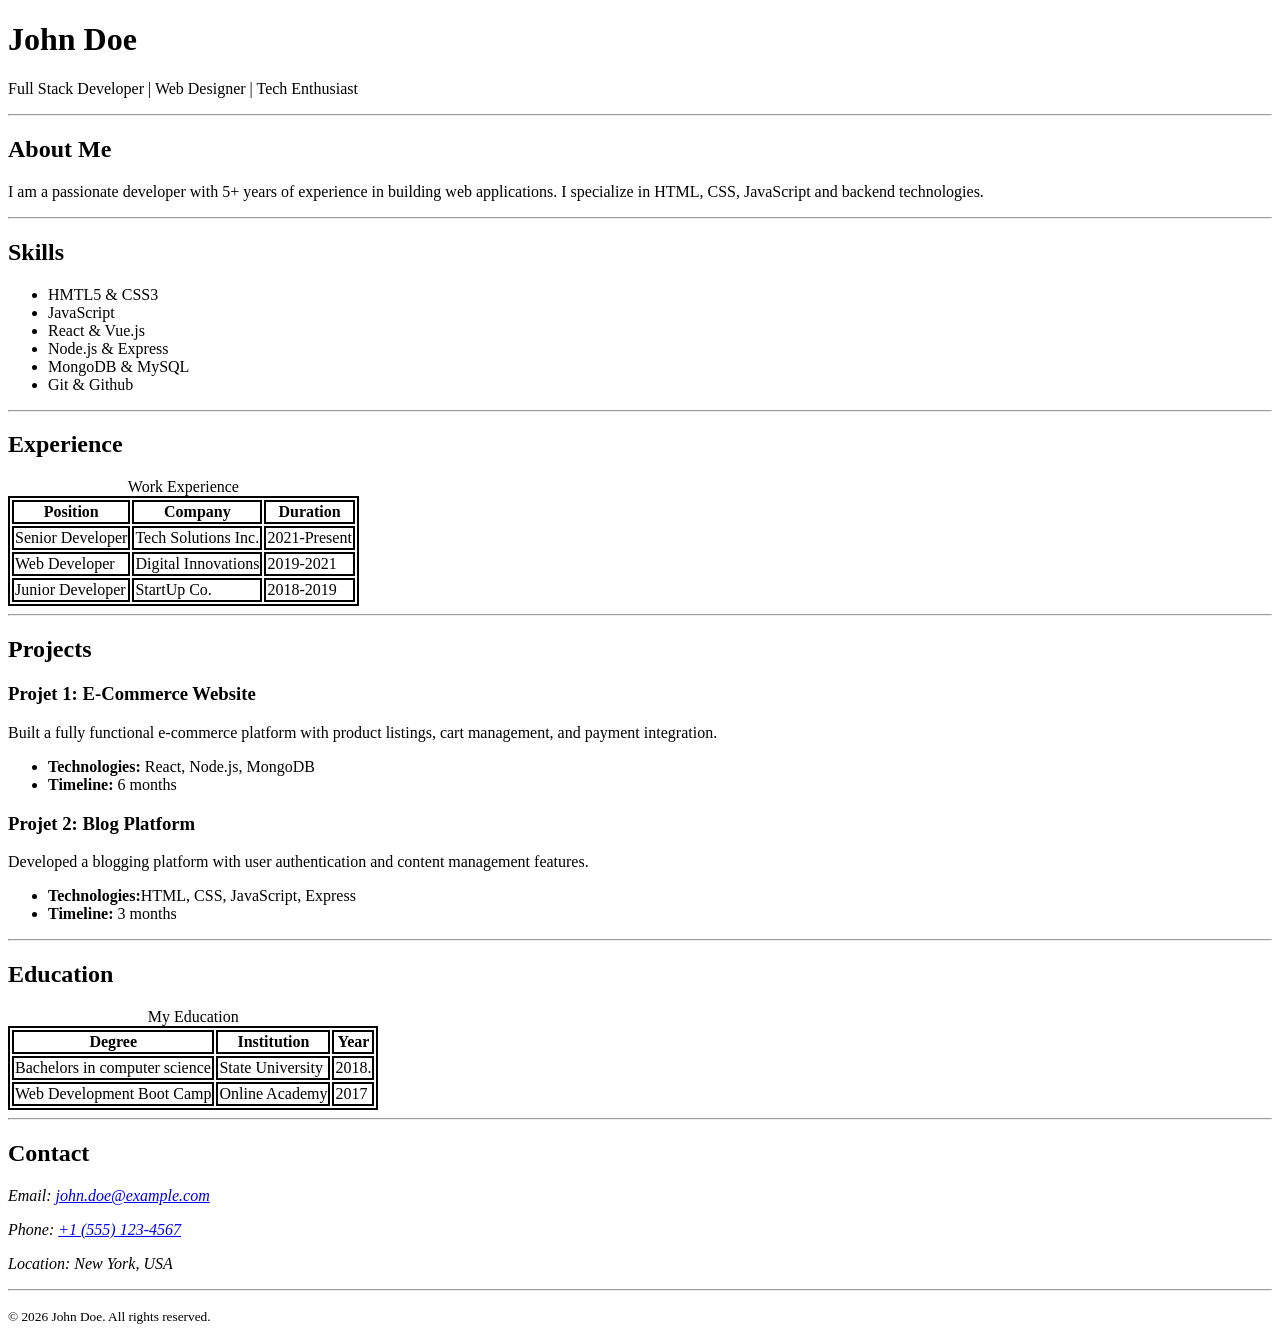
<file: assignments/html-resumePage/resumePage.html>
<!DOCTYPE html>
<html lang="en">

<head>
    <meta charset="UTF-8">
    <meta name="viewport" content="width=device-width, initial-scale=1.0">
    <title>Resume Page</title>

    <style>
        #experience table,
        #experience table th,
        #experience table td,
        #education table,
        #education table th,
        #education table td {
            border: 2px solid black;
        }
    </style>
</head>

<body>
    <!--Header Starts Here-->
    <header>
        <h1>John Doe</h1>
        <p>Full Stack Developer | Web Designer | Tech Enthusiast</p>
        <hr>

        <section aria-label="about me">
            <h2>About Me</h2>
            <p>I am a passionate developer with 5+ years of experience in building web applications. I specialize in
                HTML, CSS, JavaScript and backend technologies.</p>
        </section>
    </header>
    <hr>
    <!--Header Ends Here-->

    <main>
        <!-- Skills Section Starts Here-->
        <section id="skills">
            <h2>Skills</h2>
            <ul>
                <li>HMTL5 & CSS3</li>
                <li>JavaScript</li>
                <li>React & Vue.js</li>
                <li>Node.js & Express</li>
                <li>MongoDB & MySQL</li>
                <li>Git & Github</li>
            </ul>
        </section>
        <hr>
        <!-- Skills Section Ends Here-->

        <!--Experience Section Starts Here -->
        <section id="experience">
            <h2>Experience</h2>
            <table>
                <caption>Work Experience</caption>
                <thead>
                    <tr>
                        <th>Position</th>
                        <th>Company</th>
                        <th>Duration</th>
                    </tr>
                </thead>

                <tbody>
                    <tr>
                        <td>Senior Developer</td>
                        <td>Tech Solutions Inc.</td>
                        <td>2021-Present</td>
                    </tr>
                    <tr>
                        <td>Web Developer</td>
                        <td>Digital Innovations</td>
                        <td>2019-2021</td>
                    </tr>
                    <tr>
                        <td>Junior Developer</td>
                        <td>StartUp Co.</td>
                        <td>2018-2019</td>
                    </tr>
                </tbody>
            </table>
        </section>
        <hr>
        <!--Experience Section Ends Here -->

        <!--Projects Section Starts Here -->
        <section id="projects">
            <h2>Projects</h2>

            <article id="project-1">
                <h3>Projet 1: E-Commerce Website</h3>
                <p>Built a fully functional e-commerce platform with product listings, cart management, and payment
                    integration.</p>

                <ul>
                    <li> <strong>Technologies:</strong> React, Node.js, MongoDB </li>
                    <li> <strong>Timeline:</strong> 6 months </li>
                </ul>
            </article>

            <article id="project-2">
                <h3>Projet 2: Blog Platform</h3>
                <p> Developed a blogging platform with user authentication and content management features.</p>

                <ul>
                    <li> <strong>Technologies:</strong>HTML, CSS, JavaScript, Express </li>
                    <li> <strong>Timeline:</strong> 3 months </li>
                </ul>
            </article>
        </section>
        <hr>
        <!--Projects Section Ends Here -->

        <!--Education Section Starts Here -->
        <section id="education">
            <h2>Education</h2>
            <table>
                <caption>My Education</caption>
                <thead>
                    <tr>
                        <th>Degree</th>
                        <th>Institution</th>
                        <th>Year</th>
                    </tr>
                </thead>

                <tbody>
                    <tr>
                        <td> Bachelors in computer science </td>
                        <td> State University </td>
                        <td> 2018. </td>
                    </tr>
                    <tr>
                        <td> Web Development Boot Camp </td>
                        <td> Online Academy</td>
                        <td> 2017 </td>
                    </tr>
                </tbody>
            </table>
        </section>
        <!--Education Section Ends Here -->
    </main>
    <hr>

    <!--footer starts here -->
    <footer>
        <h2>Contact</h2>

        <address>
            <p>Email: <a href="mailto:john.doe@example.com">john.doe@example.com</a></p>
            <p>Phone: <a href="tel:+15551234567">+1 (555) 123-4567</a></p>
            <p>Location: New York, USA</p>
        </address>
        <hr>

        <p>
            <small>© 2026 John Doe. All rights reserved.</small>
        </p>
    </footer>
    <!--footer ends here -->

</body>

</html>
</file>
<file: assignments/html-css-landingPage2/style.css>
* {
  margin: 0;
  padding: 0;
  box-sizing: border-box;
  list-style-type: none;
  text-decoration: none;
  font-family: "InterVariable", sans-serif;
  color: lab(100% 0 0);
}

@font-face {
  font-family: "InterVariable", sans-serif;
  src: url(assets/fonts/InterVariable-s.p.494bb210.ttf);
}

/* common class */
.grey-text {
  color: lab(100% 0 0/0.7);
  font-size: 15px;
}

.green-text {
  color: lab(79.9844% -59.6292 22.5096);
  font-size: 12px;
}

.lightButton {
  color: lab(2.42579% -0.165291 -0.470081);
  background-color: lab(100% 0 0);
  border-radius: 30px;
  padding: 8px 12px;
}

.darkcolor {
  color:  lab(2.42579% -0.165291 -0.470081);
}

body {
  svg {
    width: 20px;
  }

  img {
    /* width: 100%; */
    border-radius: 10px;
  }
}

/* header start*/
header {
  width: 100%;
  background-image: url(assets/img/bg-dark.png);
  background-size: cover;
  background-repeat: no-repeat;
  display: flex;
  flex-wrap: wrap;
  justify-content: center;

  nav {
    width: 100%;
    position: fixed;
    top: 0;
    backdrop-filter: blur(12px);

    .content {
      width: 1056px;
      display: flex;
      justify-content: space-between;
      align-items: center;
      padding: 16px 0;
      margin: 0 auto;

      #navBrand {
        width: 10%;
        margin-right: 13%;

        svg {
          width: 100%;
          fill: white;
        }
      }

      #navLink {
        width: 45%;
        display: flex;
        justify-content: space-between;
        font-size: 15px;
        font-weight: 600;
      }

      #navCTA {
        width: 25%;
        display: flex;
        justify-content: flex-end;
        align-items: center;

        #navCTA-1 {
          background-color: lab(12.44% 1.17 -15.74);
          padding: 8px 12px;
          border-radius: 20px;
          font-size: 15px;
        }
      }
    }
  }

  #hero {
    width: 1056px;
    margin-top: 40px;
    text-align: center;

    .link {
      width: 380px;
      margin: 50px auto;
      background-color: #3c455383;
      border-radius: 20px;
      padding: 3px 6px;

      a {
        font-size: 14px;
        font-weight: 600;
        display: flex;
        justify-content: space-between;
        align-items: center;

        span {
          background-color: lab(51.3415% -41.5657 15.3527);
          border-radius: 20px;
          font-size: 12px;
          padding: 5px 8px;
        }
      }
    }

    h1 {
      font-size: 64px;
      letter-spacing: -3px;
    }

    p {
      font-size: 19px;
      line-height: 28px;
      margin: 22px auto;
    }

    form {
      display: flex;
      justify-content: center;
      margin-top: 30px;

      div {
        width: 360px;
        border: 0.5px solid lab(100% 0 0/0.15);
        background-color: #60ad9a5d;
        display: flex;
        justify-content: space-between;
        border-radius: 20px;
        padding: 3px;

        input {
          border: none;
          background: none;
          padding: 10px;
        }

        input::placeholder {
          color: #88aab2;
          font-weight: 600;
          font-size: 15px;
        }
      }
    }

    img {
      width: 100%;
      margin: 100px auto;
      border-radius: 20px;
    }
  }
}

/* main start*/
main {
  width: 100%;
  background-color: #08090a;

  .content {
    width: 1056px;
    margin: 0 auto;

    #logo-room {
      width: 92%;
      margin: 0 auto;
      display: grid;
      grid-template-columns: repeat(4, 1fr);
      gap: 50px;
      align-items: center;
      justify-content: center;

      .logo {
        width: 100%;
        text-align: center;

        svg {
          width: 60%;
          fill: white;
        }
      }
    }

    #feature {
      width: 100%;
      margin-top: 200px;

      .heading {
        width: 100%;
        text-align: center;

        h2 {
          font-size: 40px;
          margin: 15px 0;
          letter-spacing: -2px;
        }

        p {
          font-size: 16px;
          line-height: 25px;
        }
      }

      .box-room {
        width: 100%;
        display: flex;
        flex-wrap: wrap;
        justify-content: space-between;
        padding-top: 50px;
        padding-bottom: 120px;

        .box {
          border: 0.5px solid rgba(68, 65, 65, 0.315);
          width: 47%;
          margin: 15px auto;
          border-radius: 20px;
          padding: 20px 40px;

          p {
            line-height: 26px;
          }

          h3 {
            font-size: 24px;
            margin: 15px 0;
          }

          .grey-text {
            font-size: 15px;
          }

          img {
            width: 100%;
            margin: 40px auto;
          }
        }

        .box-3 {
          width: 98%;
          text-align: center;
        }
      }
    }
  }
}

/* enterprise start*/
#enterprise {
  width: 100%;
  background-color: #151616;

  .room {
    width: 1056px;
    margin: 0 auto;
    padding: 100px 0;

    .box-1 {
      display: flex;
      justify-content: space-between;

      .left {
        width: 70%;

        h2 {
          font-size: 40px;
          margin: 20px 0;
          letter-spacing: -2px;
        }
      }

      .right {
        width: 30%;

        align-content: flex-end;

        .lightButton {
          padding: 10px 40px;
        }
      }
    }

    .box-2 {
      width: 90%;
      display: flex;
      justify-content: space-between;
      padding: 60px 0;

      .left {
        width: 45%;
      }

      .right {
        width: 52%;
      }

      .box {
        svg {
          width: 32px;
        }

        h4 {
          font-size: 20px;
          margin: 32px 0 16px 0;
        }

        p {
          font-size: 16px;
          line-height: 25px;
        }
      }
    }

    .box-3 {
      width: 98%;
      margin: 0 auto;

      img {
        width: 100%;
      }
    }

    .box-4 {
      width: 80%;
      display: flex;
      justify-content: space-between;
      margin: 0 auto;
      padding: 20px 0;
    }
  }
}

/* customer start*/
#customer {
  width: 100%;
  background-color: #08090a;
  text-align: center;
  padding: 72px;

  .heading {
    padding: 20px 0;

    h2 {
      font-size: 40px;
      margin: 18px 0;
    }

    .grey-text {
      font-size: 16px;
      line-height: 24px;
    }
  }

  .card-room {
    width: 70%;
    margin: 0 auto;
    display: flex;
    justify-content: space-between;
    text-align: left;

    line-height: 24px;

    .card {
      width: 32.3%;
      justify-content: center;
      align-items: center;

      img {
        width: 100%;
      }

      p {
        padding: 20px 0;
        font-size: 15px;
      }

      a {
        color: grey;
      }
    }
  }
}

/* finalCTA start*/
#finalCTA {
  width: 100%;
  background-color: #08090a;
  text-align: center;
  padding: 80px 0;
  border-bottom: 0.5px solid rgba(128, 128, 128, 0.274);

  .top {
    width: 50%;
    margin: 0 auto;

    h3 {
      font-size: 40px;
    }

    p {
      font-size: 17px;
      margin: 20px 0 40px 0;
    }

    .buttons {
      width: 100%;
      margin: 60px 0;

      .cta1 {
        margin: 0 20px;
        font-weight: 600;
        padding: 12px 26px;
        margin: 0 5px;
      }

      .cta2 {
        font-weight: 600;
        border: 1px solid rgba(128, 128, 128, 0.411);
        padding: 10px 24px;
        border-radius: 20px;
        margin: 0 5px;
      }
    }
  }

  .bottom {
    width: 50%;
    margin: 0 auto;
    display: flex;
    justify-content: space-between;
    padding: 50px 0;

    .box {
      width: 50%;

      svg {
        width: 45px;
        border: 1px solid rgba(128, 128, 128, 0.459);
        border-radius: 10px;
      }
      h4 {
        font-size: 20px;
        margin: 20px 0;
      }
      p {
        font-size: 16px;
        margin: 10px 0 30px 0;
      }

      a {
        color: #00d084;
      }
    }
  }
}

/* footer start  */
footer {
  width: 100%;
  background-color: #151616;

  .footer-top {
    width: 50%;
    display: flex;
    justify-content: space-between;
    align-items: center;
    margin: 0 auto;
    border: 0.5px solid rgba(128, 128, 128, 0.247);
    padding: 60px 30px 30px 30px;
    border-top: none;

    .footer-brand {
      svg {
        width: 100%;
        fill: white;
      }
    }

    .footer-socials a {
      color: #aaa;
      text-decoration: none;
      margin-left: 20px;
      font-size: 16px;
    }
  }

  .footer-grid {
    width: 50%;
    display: flex;
    justify-content: space-between;
    margin: 0 auto;
    padding: 80px 30px;
    border: 0.5px solid rgba(128, 128, 128, 0.247);
    border-top: none;

    .footer-column h2 {
      font-size: 13px;
      text-transform: uppercase;
      color: #777;
      margin-bottom: 16px;
    }

    .footer-column ul {
      list-style: none;
      padding: 0;
      margin: 0;
    }

    .footer-column li {
      margin-bottom: 18px;
    }

    .footer-column a {
      font-size: 15px;
    }
  }

  .footer-security {
    width: 50%;
    margin: 0 auto;
    padding: 50px 30px;
    border: 0.5px solid rgba(128, 128, 128, 0.247);
    border-top: none;
    

    .badge {
      border: 1px solid #333;
      padding: 6px 12px;
      border-radius: 20px;
      font-size: 12px;
      color: #999;
    }
  }
  
  .footer-bottom {
    width: 50%;
    margin: 0 auto;
    border: 0.5px solid rgba(128, 128, 128, 0.247);
    border-top: none;
    border-bottom: none;
    padding: 30px 30px 80px 30px;

    .footer-status {
      display: flex;
      align-items: center;
      gap: 10px;
      font-size: 14px;
    }

    .status-dot {
      width: 10px;
      height: 10px;
      background: #00d084;
      border-radius: 50%;
    }

    .footer-copy {
      text-align: right;
      font-size: 13px;
      color: #777;
    }
  }
}
/* end*/
</file>
